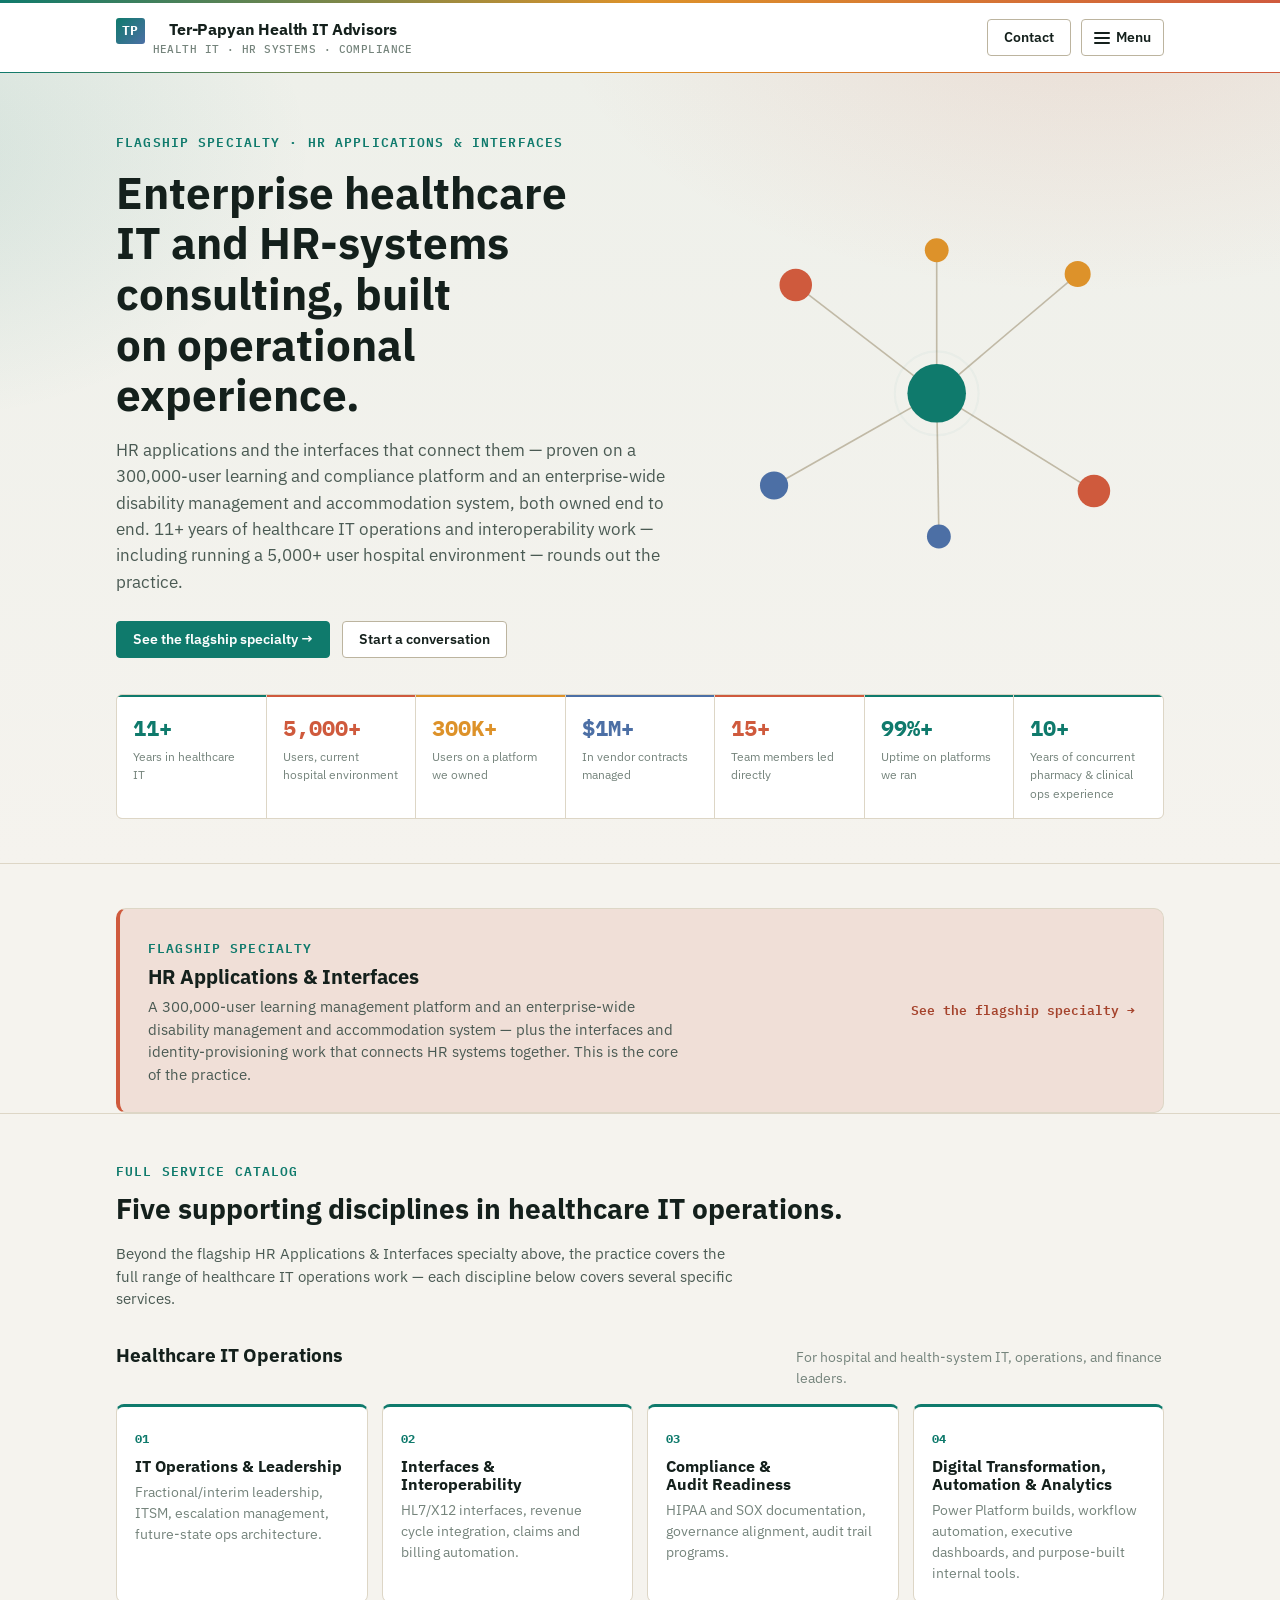
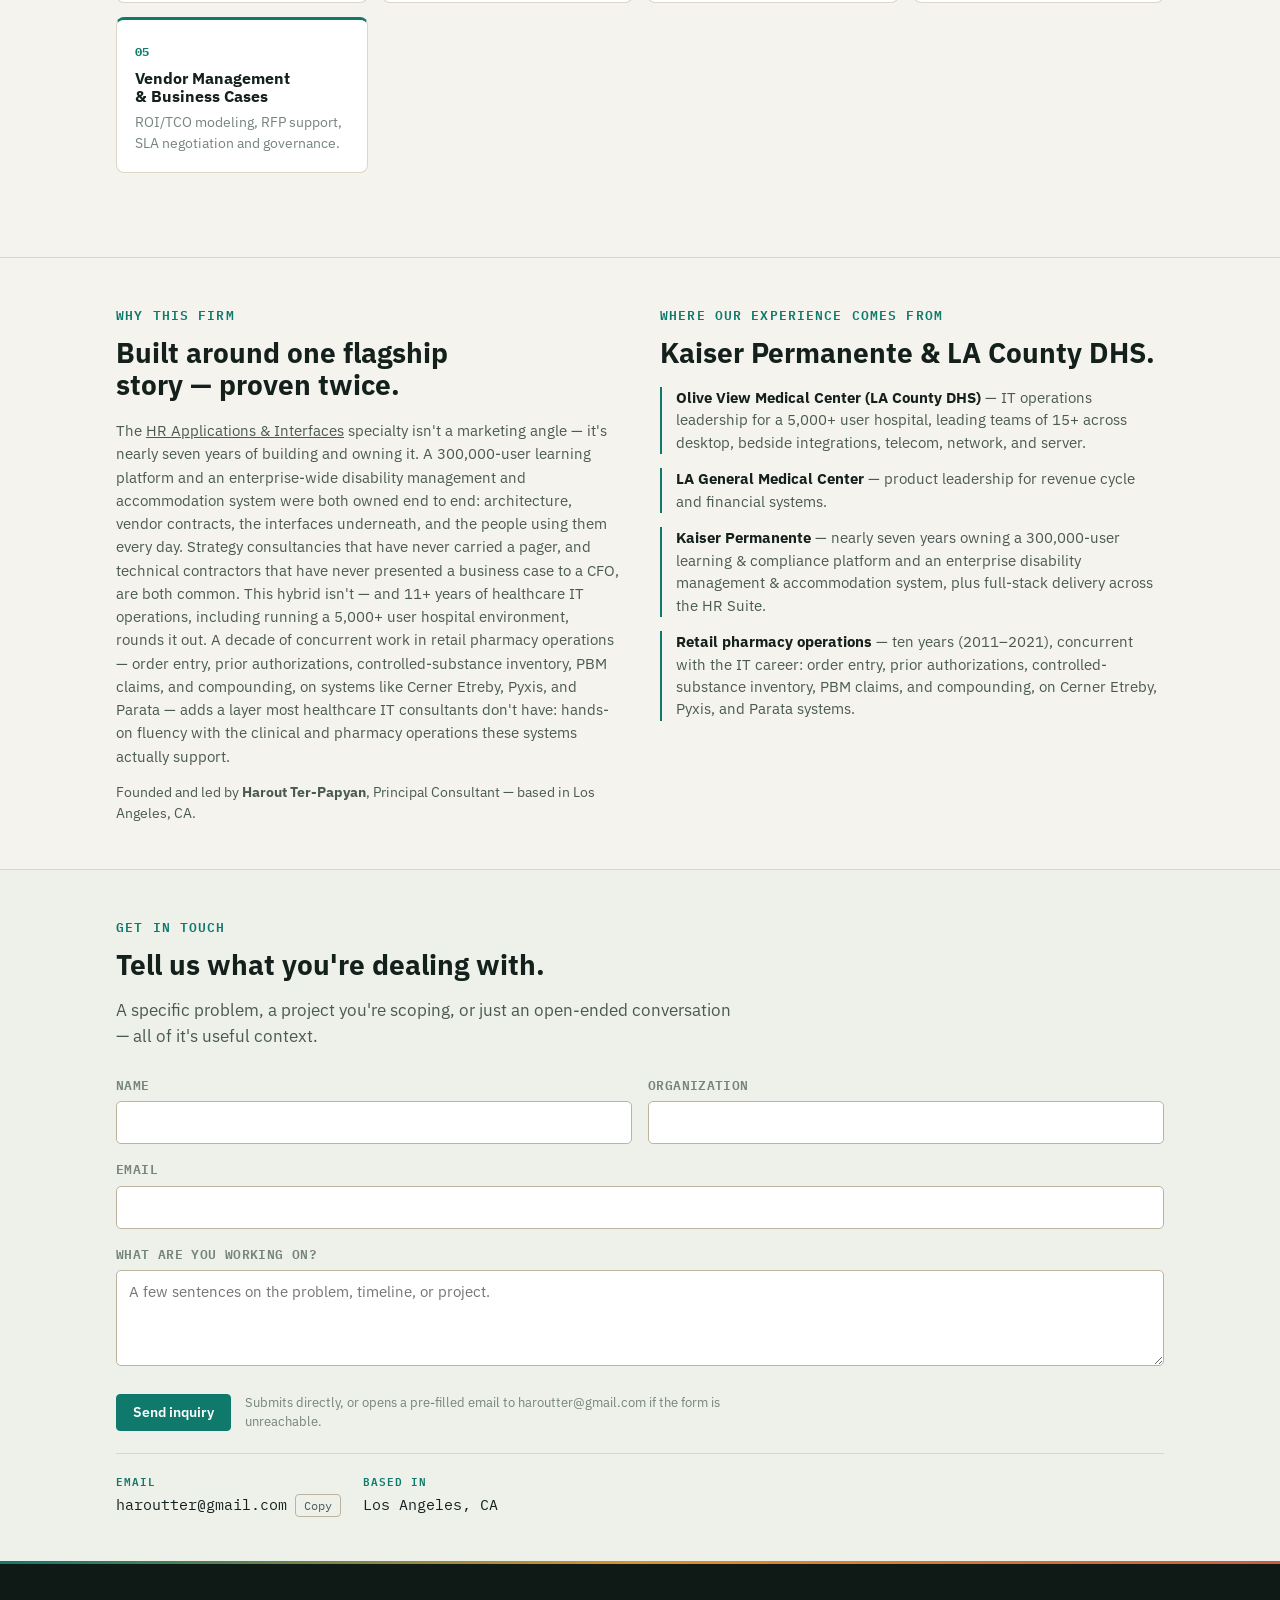
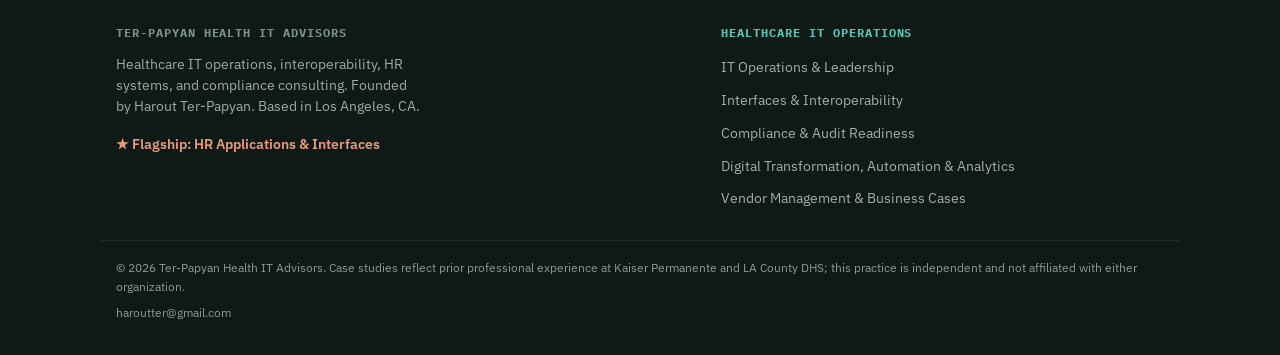
<file: index.html>
<!DOCTYPE html>
<html lang="en">
<head>
<meta charset="UTF-8">
<meta name="viewport" content="width=device-width, initial-scale=1.0">
<title>Ter-Papyan Health IT Advisors</title>
<link rel="stylesheet" href="https://fonts.googleapis.com/css2?family=IBM+Plex+Sans:wght@400;500;600;700&family=IBM+Plex+Mono:wght@500;600;700&display=swap">
<link rel="stylesheet" href="style.css">
</head>
<body>

<!-- ============ TOP BAR ============ -->
<header class="topbar">
  <div class="wrap topbar-inner">
    <button class="brand" id="logo-home" onclick="window.location.hash='home'">
      <span class="brand-mark">TP</span>
      <span class="brand-name">Ter-Papyan Health IT Advisors<small>Health IT &middot; HR Systems &middot; Compliance</small></span>
    </button>
    <div class="topbar-actions">
      <a href="#home" class="btn" data-goto-contact>Contact</a>
      <button class="btn btn-menu" id="menu-open" aria-label="Open menu">
        <span class="menu-icon"><span></span><span></span><span></span></span>
        Menu
      </button>
    </div>
  </div>
</header>

<!-- ============ NAV PANEL ============ -->
<div class="nav-panel" id="nav-panel" hidden>
  <div class="nav-panel-inner">
    <div class="nav-panel-top">
      <span class="eyebrow">Navigate</span>
      <button class="nav-close" id="menu-close" aria-label="Close menu">&times;</button>
    </div>

    <div>
      <div class="nav-group-label is-b">Flagship Specialty</div>
      <ul class="nav-list is-b">
        <li><a href="#flagship"><span class="tag">&#9733;</span> HR Applications &amp; Interfaces</a></li>
      </ul>
    </div>

    <div>
      <div class="nav-group-label">Overview</div>
      <ul class="nav-list">
        <li><a href="#home"><span class="tag">&mdash;</span> Home &amp; positioning</a></li>
      </ul>
    </div>

    <div>
      <div class="nav-group-label is-a">Healthcare IT Operations</div>
      <ul class="nav-list is-a">
        <li><a href="#it-ops"><span class="tag">01</span> IT Operations &amp; Interim Leadership</a></li>
        <li><a href="#interfaces"><span class="tag">02</span> Interfaces &amp; Interoperability</a></li>
        <li><a href="#compliance"><span class="tag">03</span> Compliance &amp; Audit Readiness</a></li>
        <li><a href="#digital"><span class="tag">04</span> Digital Transformation, Automation &amp; Analytics</a></li>
        <li><a href="#vendor"><span class="tag">05</span> Vendor Management &amp; Business Cases</a></li>
      </ul>
    </div>

    <div class="nav-panel-footer">
      <a href="#home" class="home-link" data-goto-contact>Start a conversation &rarr;</a>
      haroutter@gmail.com
    </div>
  </div>
</div>

<!-- ================================================================
     HOME
     ================================================================ -->
<section class="page active" id="page-home">
  <div data-page-title>Health IT &amp; HR Systems Consulting</div>

  <div class="hero hero-home">
    <div class="wrap">
      <div class="hero-grid">
        <div>
          <span class="eyebrow">Flagship Specialty &middot; HR Applications &amp; Interfaces</span>
          <h1 style="margin-top:14px;">Enterprise healthcare IT and HR-systems consulting, built on operational experience.</h1>
          <p class="hero-sub">
            HR applications and the interfaces that connect them &mdash; proven on a 300,000-user learning and
            compliance platform and an enterprise-wide disability management and accommodation system, both owned
            end to end. 11+ years of healthcare IT operations and interoperability work &mdash; including running a
            5,000+ user hospital environment &mdash; rounds out the practice.
          </p>
          <div class="hero-actions">
            <a href="#flagship" class="btn btn-primary">See the flagship specialty &rarr;</a>
            <a href="#home" class="btn" data-goto-contact>Start a conversation</a>
          </div>
        </div>

        <svg class="hero-illustration" viewBox="0 0 420 340" role="img" aria-label="Diagram of connected systems radiating from a central hub">
          <g stroke="var(--line-strong)" stroke-width="1.5" opacity="0.9">
            <line x1="210" y1="170" x2="80" y2="70"/>
            <line x1="210" y1="170" x2="340" y2="60"/>
            <line x1="210" y1="170" x2="60" y2="255"/>
            <line x1="210" y1="170" x2="355" y2="260"/>
            <line x1="210" y1="170" x2="210" y2="38"/>
            <line x1="210" y1="170" x2="212" y2="302"/>
          </g>
          <circle cx="80" cy="70" r="15" fill="var(--secondary)"/>
          <circle cx="340" cy="60" r="12" fill="var(--accent)"/>
          <circle cx="60" cy="255" r="13" fill="var(--tertiary)"/>
          <circle cx="355" cy="260" r="15" fill="var(--secondary)"/>
          <circle cx="210" cy="38" r="11" fill="var(--accent)"/>
          <circle cx="212" cy="302" r="11" fill="var(--tertiary)"/>
          <circle cx="210" cy="170" r="27" fill="var(--primary)"/>
          <circle cx="210" cy="170" r="27" fill="none" stroke="var(--primary)" stroke-width="2" opacity="0.35">
            <animate attributeName="r" values="27;40;27" dur="3.6s" repeatCount="indefinite"/>
            <animate attributeName="opacity" values="0.35;0;0.35" dur="3.6s" repeatCount="indefinite"/>
          </circle>
        </svg>
      </div>

      <div class="status-strip">
        <div class="status-cell"><div class="num">11+</div><div class="label">Years in healthcare IT</div></div>
        <div class="status-cell"><div class="num">5,000+</div><div class="label">Users, current hospital environment</div></div>
        <div class="status-cell"><div class="num">300K+</div><div class="label">Users on a platform we owned</div></div>
        <div class="status-cell"><div class="num">$1M+</div><div class="label">In vendor contracts managed</div></div>
        <div class="status-cell"><div class="num">15+</div><div class="label">Team members led directly</div></div>
        <div class="status-cell"><div class="num">99%+</div><div class="label">Uptime on platforms we ran</div></div>
        <div class="status-cell"><div class="num">10+</div><div class="label">Years of concurrent pharmacy &amp; clinical ops experience</div></div>
      </div>
    </div>
  </div>

  <section class="block" style="padding-bottom:0;">
    <div class="wrap">
      <a href="#flagship" class="flagship-callout">
        <div class="flagship-callout-text">
          <span class="eyebrow">Flagship specialty</span>
          <h3>HR Applications &amp; Interfaces</h3>
          <p>A 300,000-user learning management platform and an enterprise-wide disability management and accommodation system &mdash; plus the interfaces and identity-provisioning work that connects HR systems together. This is the core of the practice.</p>
        </div>
        <span class="flagship-callout-cta">See the flagship specialty &rarr;</span>
      </a>
    </div>
  </section>

  <section class="block">
    <div class="wrap">
      <div style="margin-bottom:34px;">
        <span class="eyebrow">Full service catalog</span>
        <h2 style="margin-top:10px;">Five supporting disciplines in healthcare IT operations.</h2>
        <p style="color:var(--ink-soft); font-size:14.5px; max-width:70ch;">Beyond the flagship HR Applications &amp; Interfaces specialty above, the practice covers the full range of healthcare IT operations work &mdash; each discipline below covers several specific services.</p>
      </div>
      <div class="lane lane-a">
        <div class="lane-head">
          <h3>Healthcare IT Operations</h3>
          <p class="lane-desc">For hospital and health-system IT, operations, and finance leaders.</p>
        </div>
        <div class="card-grid">
          <a class="card" href="#it-ops">
            <span class="tag">01</span>
            <h4>IT Operations &amp; Leadership</h4>
            <p>Fractional/interim leadership, ITSM, escalation management, future-state ops architecture.</p>
          </a>
          <a class="card" href="#interfaces">
            <span class="tag">02</span>
            <h4>Interfaces &amp; Interoperability</h4>
            <p>HL7/X12 interfaces, revenue cycle integration, claims and billing automation.</p>
          </a>
          <a class="card" href="#compliance">
            <span class="tag">03</span>
            <h4>Compliance &amp; Audit Readiness</h4>
            <p>HIPAA and SOX documentation, governance alignment, audit trail programs.</p>
          </a>
          <a class="card" href="#digital">
            <span class="tag">04</span>
            <h4>Digital Transformation, Automation &amp; Analytics</h4>
            <p>Power Platform builds, workflow automation, executive dashboards, and purpose-built internal tools.</p>
          </a>
          <a class="card" href="#vendor">
            <span class="tag">05</span>
            <h4>Vendor Management &amp; Business Cases</h4>
            <p>ROI/TCO modeling, RFP support, SLA negotiation and governance.</p>
          </a>
        </div>
      </div>
    </div>
  </section>

  <section class="block">
    <div class="wrap two-col">
      <div>
        <span class="eyebrow">Why this firm</span>
        <h2 style="margin-top:10px;">Built around one flagship story &mdash; proven twice.</h2>
        <p style="color:var(--ink-soft); font-size:15px;">
          The <a href="#flagship">HR Applications &amp; Interfaces</a> specialty isn't a marketing angle &mdash; it's
          nearly seven years of building and owning it. A 300,000-user learning platform and an enterprise-wide
          disability management and accommodation system were both owned end to end: architecture, vendor contracts,
          the interfaces underneath, and the people using them every day. Strategy consultancies that have never
          carried a pager, and technical contractors that have never presented a business case to a CFO, are both
          common. This hybrid isn't &mdash; and 11+ years of healthcare IT operations, including running a 5,000+
          user hospital environment, rounds it out. A decade of concurrent work in retail pharmacy operations &mdash;
          order entry, prior authorizations, controlled-substance inventory, PBM claims, and compounding, on systems
          like Cerner Etreby, Pyxis, and Parata &mdash; adds a layer most healthcare IT consultants don't have:
          hands-on fluency with the clinical and pharmacy operations these systems actually support.
        </p>
        <p style="color:var(--ink-soft); font-size:14px; margin-top:14px;">
          Founded and led by <strong>Harout Ter-Papyan</strong>, Principal Consultant &mdash; based in Los Angeles, CA.
        </p>
      </div>
      <div>
        <span class="eyebrow">Where our experience comes from</span>
        <h2 style="margin-top:10px;">Kaiser Permanente &amp; LA County DHS.</h2>
        <ul class="proof-list" style="margin-top:14px;">
          <li><strong>Olive View Medical Center (LA County DHS)</strong> &mdash; IT operations leadership for a 5,000+ user hospital, leading teams of 15+ across desktop, bedside integrations, telecom, network, and server.</li>
          <li><strong>LA General Medical Center</strong> &mdash; product leadership for revenue cycle and financial systems.</li>
          <li><strong>Kaiser Permanente</strong> &mdash; nearly seven years owning a 300,000-user learning &amp; compliance platform and an enterprise disability management &amp; accommodation system, plus full-stack delivery across the HR Suite.</li>
          <li><strong>Retail pharmacy operations</strong> &mdash; ten years (2011&ndash;2021), concurrent with the IT career: order entry, prior authorizations, controlled-substance inventory, PBM claims, and compounding, on Cerner Etreby, Pyxis, and Parata systems.</li>
        </ul>
      </div>
    </div>
  </section>

  <section class="block form-section" id="home-contact-form">
    <div class="wrap">
      <span class="eyebrow">Get in touch</span>
      <h2 style="margin-top:10px; margin-bottom:8px;">Tell us what you're dealing with.</h2>
      <p class="hero-sub" style="margin-bottom:26px;">
        A specific problem, a project you're scoping, or just an open-ended conversation &mdash; all of it's useful context.
      </p>

      <form data-lead-form data-service-name="General inquiry" id="general-lead-form">
        <div class="form-grid">
          <div class="field"><label for="g-name">Name</label><input id="g-name" name="name" type="text" required autocomplete="name"></div>
          <div class="field"><label for="g-org">Organization</label><input id="g-org" name="org" type="text" autocomplete="organization"></div>
          <div class="field full"><label for="g-email">Email</label><input id="g-email" name="email" type="email" required autocomplete="email"></div>
          <div class="field full"><label for="g-message">What are you working on?</label><textarea id="g-message" name="message" required placeholder="A few sentences on the problem, timeline, or project."></textarea></div>
        </div>
        <div class="form-foot">
          <button type="submit" class="btn btn-primary">Send inquiry</button>
          <span class="form-note">Submits directly, or opens a pre-filled email to haroutter@gmail.com if the form is unreachable.</span>
        </div>
      </form>
      <div class="confirm"></div>

      <div class="contact-direct">
        <div class="contact-item">
          <span class="eyebrow">Email</span>
          <div class="contact-row"><span class="val">haroutter@gmail.com</span><button class="copy-btn" data-copy="haroutter@gmail.com">Copy</button></div>
        </div>
        <div class="contact-item">
          <span class="eyebrow">Based in</span>
          <div class="contact-row"><span class="val">Los Angeles, CA</span></div>
        </div>
      </div>
    </div>
  </section>
</section>

<!-- ================================================================
     FLAGSHIP SPECIALTY — HR APPLICATIONS & INTERFACES
     ================================================================ -->
<section class="page lane-b" id="page-flagship">
  <div data-page-title>HR Applications &amp; Interfaces</div>
  <div class="hero">
    <div class="wrap">
      <div class="crumb"><a href="#home">Home</a> / Flagship Specialty</div>
      <div class="hero-grid">
        <div>
          <span class="eyebrow">Flagship Specialty</span>
          <h1 style="margin-top:14px;">HR applications and the interfaces that connect them.</h1>
          <p class="hero-sub">
            Enterprise HR systems &mdash; core HR/HCM, learning management, and disability management &amp;
            accommodation requests &mdash; owned end to end, plus the integration work that ties HR applications
            together and keeps identity and access flowing between them. This is the core of the practice.
          </p>
          <div class="hero-actions"><a href="#" class="btn btn-primary" data-scroll-local>Discuss an engagement</a></div>
        </div>
        <svg class="hero-illustration" viewBox="0 0 420 340" role="img" aria-label="A learning platform and a disability case management system, each a cluster of nodes, converging into a shared interfaces hub">
          <g stroke="var(--line-strong)" stroke-width="1.5" opacity="0.55">
            <line x1="145" y1="148" x2="188" y2="166"/>
            <line x1="285" y1="140" x2="233" y2="163"/>
          </g>

          <!-- Learning platform cluster -->
          <g stroke="var(--line-strong)" stroke-width="1" opacity="0.5">
            <line x1="80" y1="80" x2="120" y2="55"/>
            <line x1="120" y1="55" x2="150" y2="90"/>
            <line x1="80" y1="80" x2="70" y2="140"/>
            <line x1="70" y1="140" x2="110" y2="170"/>
            <line x1="110" y1="170" x2="60" y2="200"/>
            <line x1="60" y1="200" x2="120" y2="222"/>
            <line x1="120" y1="222" x2="150" y2="180"/>
            <line x1="150" y1="180" x2="150" y2="90"/>
          </g>
          <circle cx="80" cy="80" r="6" fill="var(--secondary)"/>
          <circle cx="120" cy="55" r="5" fill="var(--accent)"/>
          <circle cx="150" cy="90" r="6" fill="var(--tertiary)"/>
          <circle cx="70" cy="140" r="5" fill="var(--secondary)"/>
          <circle cx="110" cy="170" r="6" fill="var(--accent)"/>
          <circle cx="60" cy="200" r="5" fill="var(--tertiary)"/>
          <circle cx="120" cy="222" r="6" fill="var(--secondary)"/>
          <circle cx="150" cy="180" r="5" fill="var(--accent)"/>

          <!-- Disability management cluster -->
          <path d="M255 215 C 288 224, 300 122, 333 102 S 372 128, 392 88" stroke="var(--line-strong)" stroke-width="2" fill="none" stroke-dasharray="1 9" stroke-linecap="round"/>
          <circle cx="255" cy="215" r="7" fill="var(--tertiary)"/>
          <circle cx="318" cy="128" r="7" fill="var(--accent)"/>
          <circle cx="392" cy="88" r="10" fill="var(--secondary)"/>
          <path d="M386 88l4 5 9-11" stroke="#fff" stroke-width="2" fill="none" stroke-linecap="round" stroke-linejoin="round"/>

          <!-- interfaces hub -->
          <circle cx="210" cy="170" r="24" fill="var(--secondary)"/>
          <circle cx="210" cy="170" r="24" fill="none" stroke="var(--secondary)" stroke-width="2" opacity="0.35">
            <animate attributeName="r" values="24;36;24" dur="3.6s" repeatCount="indefinite"/>
            <animate attributeName="opacity" values="0.35;0;0.35" dur="3.6s" repeatCount="indefinite"/>
          </circle>
          <polygon points="210,158 222,170 210,182 198,170" fill="#fff" opacity="0.9"/>
        </svg>
      </div>
    </div>
  </div>

  <section class="block">
    <div class="wrap">
      <h2 style="margin-bottom:20px;">Three disciplines, owned end to end</h2>
      <div style="display:grid; grid-template-columns:repeat(auto-fit, minmax(260px, 1fr)); gap:18px;">
        <div class="panel">
          <span class="eyebrow">Discipline</span>
          <h3 style="font-size:17px; margin:8px 0 12px;">HCM &amp; Core HR Applications</h3>
          <ul class="check-list">
            <li>HCM Cloud strategy, architecture, and migration planning</li>
            <li>HR Suite application architecture and modernization</li>
            <li>Legacy-to-cloud migration technical leadership</li>
            <li>SaaS ecosystem integration across HR platforms</li>
          </ul>
        </div>
        <div class="panel">
          <span class="eyebrow">Discipline</span>
          <h3 style="font-size:17px; margin:8px 0 12px;">Learning Management (LMS) &amp; Compliance Training</h3>
          <ul class="check-list">
            <li>LMS strategy and product roadmap ownership &mdash; <strong>300,000+</strong> users</li>
            <li>Vendor selection, contracting, and ongoing governance &mdash; <strong>$1M+</strong> managed</li>
            <li>Compliance training program design and rollout</li>
            <li>Platform adoption, UX improvement, and support-volume reduction</li>
          </ul>
        </div>
        <div class="panel">
          <span class="eyebrow">Discipline</span>
          <h3 style="font-size:17px; margin:8px 0 12px;">Disability Management &amp; Accommodation Requests</h3>
          <ul class="check-list">
            <li>Enterprise disability case management system strategy</li>
            <li>Employee and candidate workplace accommodation request portals</li>
            <li>ADA-related workflow design, built with legal review in mind</li>
            <li>Injury reporting and OSHA recordkeeping workflows</li>
            <li>Case document and image storage migration into a unified system</li>
          </ul>
        </div>
      </div>
    </div>
  </section>

  <section class="block">
    <div class="wrap">
      <div class="panel" style="max-width:none;">
        <h2 style="font-size:18px;">Proof from the field</h2>
        <p style="margin-top:14px; color:var(--ink-soft); font-size:14.5px; line-height:1.65;">
          The product roadmap for a <strong>300,000+</strong> user learning &amp; compliance platform was owned end to end, alongside <strong>$1M+</strong> in vendor service contracts. On the disability side, an enterprise case management system was rebuilt from the architecture up through the accommodation portal itself &mdash; redesigned &ldquo;with legal considerations in mind&rdquo; and later carried through a migration to HCM Cloud, with case document and image storage moved into the unified application along the way.
        </p>
        <p style="margin-top:12px; color:var(--ink-soft); font-size:14.5px; line-height:1.65;">
          Underneath both systems, API and ETL work automated identity provisioning and cut manual access-management workload <strong>40%+</strong> &mdash; nearly seven years of continuous ownership across core HR, learning, and disability management systems.
        </p>
      </div>
    </div>
  </section>

  <section class="block">
    <div class="wrap two-col">
      <div>
        <h2>The connective tissue: interfaces</h2>
        <p style="color:var(--ink-soft); font-size:15px; margin-bottom:16px;">
          HR applications aren't standalone &mdash; they're endpoints on a network of HR data moving between
          systems. The interface and integration work underneath them is what actually keeps HR applications
          usable, secure, and in sync.
        </p>
        <ul class="check-list">
          <li>Data integration interfaces between HR applications, built with ETL processes</li>
          <li>API and ETL solutions that automate identity provisioning</li>
          <li>Reduced manual access-management workload <strong>40%+</strong> through that automation</li>
          <li>IAM design across HR Suite applications</li>
          <li>Solutions architecture spanning the full HR and Learning technology organization</li>
        </ul>
      </div>
      <div class="who-for">
        <span class="eyebrow">Who this is for</span>
        <p>HR and People Ops leaders running (or replacing) an HCM platform, an LMS, or a disability/accommodation
          system, and IT teams who need the interfaces between HR applications &mdash; and the identity
          provisioning that rides on them &mdash; designed by someone who has owned both the systems and the
          integrations.</p>
      </div>
    </div>
  </section>

  <section class="block form-section">
    <div class="wrap">
      <span class="eyebrow">Discuss this specialty</span>
      <h2 style="margin-top:10px; margin-bottom:20px;">Ask about HR applications &amp; interfaces.</h2>
      <form data-lead-form data-service-name="HR Applications & Interfaces">
        <div class="field-context" style="margin-bottom:18px;">Inquiry about &rarr; Flagship &middot; HR Applications &amp; Interfaces</div>
        <div class="form-grid">
          <div class="field"><label>Name</label><input name="name" type="text" required></div>
          <div class="field"><label>Organization</label><input name="org" type="text"></div>
          <div class="field full"><label>Email</label><input name="email" type="email" required></div>
          <div class="field full"><label>What's the situation?</label><textarea name="message" required placeholder="Systems involved, integration or migration stage, timeline..."></textarea></div>
        </div>
        <div class="form-foot">
          <button type="submit" class="btn btn-primary">Send inquiry</button>
          <span class="form-note">Submits directly, or opens a pre-filled email if the form is unreachable.</span>
        </div>
      </form>
      <div class="confirm"></div>
      <div class="contact-direct">
        <div class="contact-item"><span class="eyebrow">Email</span><div class="contact-row"><span class="val">haroutter@gmail.com</span><button class="copy-btn" data-copy="haroutter@gmail.com">Copy</button></div></div>
      </div>
    </div>
  </section>
</section>

<!-- ================================================================
     SERVICE PAGE TEMPLATE (repeated x10)
     ================================================================ -->

<!-- 01 IT OPERATIONS -->
<section class="page lane-a" id="page-it-ops">
  <div data-page-title>IT Operations &amp; Interim Leadership</div>
  <div class="hero">
    <div class="wrap">
      <div class="crumb"><a href="#home">Home</a> / Service 01</div>
      <div class="hero-grid">
        <div>
          <span class="eyebrow">01 &middot; Healthcare IT Operations</span>
          <h1 style="margin-top:14px;">Interim IT operations leadership for hospitals that can't wait for a search to close.</h1>
          <p class="hero-sub">Fractional or interim IT Director / Operations Manager coverage &mdash; built on running the operation directly, not just advising on it.</p>
          <div class="hero-actions"><a href="#" class="btn btn-primary" data-scroll-local>Discuss an engagement</a></div>
        </div>
        <svg class="hero-illustration" viewBox="0 0 420 340" role="img" aria-label="Operations hub connected to five team functions, with one escalation path highlighted">
          <g stroke="var(--line-strong)" stroke-width="1.5">
            <line x1="210" y1="165" x2="59" y2="55"/>
            <line x1="210" y1="165" x2="157" y2="33"/>
            <line x1="210" y1="165" x2="263" y2="33"/>
            <line x1="210" y1="165" x2="361" y2="59"/>
          </g>
          <line x1="210" y1="165" x2="210" y2="289" stroke="var(--accent)" stroke-width="3"/>
          <rect x="34" y="36" width="50" height="38" rx="8" fill="var(--tertiary)"/>
          <rect x="132" y="14" width="50" height="38" rx="8" fill="var(--accent)"/>
          <rect x="238" y="14" width="50" height="38" rx="8" fill="var(--tertiary)"/>
          <rect x="336" y="40" width="50" height="38" rx="8" fill="var(--accent)"/>
          <rect x="178" y="140" width="64" height="50" rx="10" fill="var(--primary)"/>
          <rect x="182" y="268" width="56" height="42" rx="9" fill="var(--accent)"/>
          <circle cx="84" cy="40" r="4" fill="var(--primary)"/>
          <circle cx="336" cy="44" r="4" fill="var(--primary)"/>
        </svg>
      </div>
    </div>
  </div>

  <section class="block">
    <div class="wrap two-col">
      <div>
        <h2>What this covers</h2>
        <ul class="check-list">
          <li>Future-state IT operations architecture and multi-year roadmapping</li>
          <li>ITSM implementation and process design (including Cherwell-based workflows)</li>
          <li>Incident escalation programs and resolution-time improvement</li>
          <li>Leading distributed teams &mdash; desktop support, bedside integrations, telecom, network, server, knowledge management</li>
          <li>Vendor SLA governance and delivery accountability</li>
        </ul>
      </div>
      <div class="panel">
        <h2 style="font-size:18px;">Proof from the field</h2>
        <p style="margin-top:14px; color:var(--ink-soft); font-size:14.5px; line-height:1.65;">
          We currently lead IT operations for a 5,000+ user LA County hospital, running cross-functional teams of
          <strong>15+</strong> across five service lines. A future-state operations architecture built for that
          environment is projected to improve service delivery efficiency <strong>20&ndash;30%</strong>, and a
          clinical staff onboarding proposal built around a centralized Cherwell workflow with Power Platform
          integration is now moving toward implementation.
        </p>
      </div>
    </div>
    <div class="who-for">
      <span class="eyebrow">Who this is for</span>
      <p>Hospitals, FQHCs, and clinics without a dedicated IT operations architect, or covering a leadership gap during a search or transition.</p>
    </div>
  </section>

  <section class="block form-section">
    <div class="wrap">
      <span class="eyebrow">Discuss this service</span>
      <h2 style="margin-top:10px; margin-bottom:20px;">Ask about IT operations &amp; interim leadership.</h2>
      <form data-lead-form data-service-name="IT Operations & Interim Leadership">
        <div class="field-context" style="margin-bottom:18px;">Inquiry about &rarr; 01 &middot; IT Operations &amp; Interim Leadership</div>
        <div class="form-grid">
          <div class="field"><label>Name</label><input name="name" type="text" required></div>
          <div class="field"><label>Organization</label><input name="org" type="text"></div>
          <div class="field full"><label>Email</label><input name="email" type="email" required></div>
          <div class="field full"><label>What's the situation?</label><textarea name="message" required placeholder="Team size, current gaps, timeline..."></textarea></div>
        </div>
        <div class="form-foot">
          <button type="submit" class="btn btn-primary">Send inquiry</button>
          <span class="form-note">Submits directly, or opens a pre-filled email if the form is unreachable.</span>
        </div>
      </form>
      <div class="confirm"></div>
      <div class="contact-direct">
        <div class="contact-item"><span class="eyebrow">Email</span><div class="contact-row"><span class="val">haroutter@gmail.com</span><button class="copy-btn" data-copy="haroutter@gmail.com">Copy</button></div></div>
      </div>
    </div>
  </section>
</section>

<!-- 02 INTERFACES -->
<section class="page lane-a" id="page-interfaces">
  <div data-page-title>Interfaces &amp; Interoperability</div>
  <div class="hero">
    <div class="wrap">
      <div class="crumb"><a href="#home">Home</a> / Service 02</div>
      <div class="hero-grid">
        <div>
          <span class="eyebrow">02 &middot; Healthcare IT Operations</span>
          <h1 style="margin-top:14px;">HL7/X12 interfaces and revenue cycle integrations that stop losing money to exceptions.</h1>
          <p class="hero-sub">Interface design, troubleshooting, and revenue cycle integration work grounded in real Epic-adjacent claims and billing systems.</p>
          <div class="hero-actions"><a href="#" class="btn btn-primary" data-scroll-local>Discuss an engagement</a></div>
        </div>
        <svg class="hero-illustration" viewBox="0 0 420 340" role="img" aria-label="Two systems exchanging data through a central interface engine">
          <rect x="20" y="140" width="100" height="64" rx="8" fill="var(--tertiary)"/>
          <rect x="300" y="140" width="100" height="64" rx="8" fill="var(--accent)"/>
          <polygon points="210,120 250,172 210,224 170,172" fill="var(--primary)"/>
          <g stroke="var(--line-strong)" stroke-width="2">
            <line x1="120" y1="160" x2="172" y2="160"/>
            <line x1="248" y1="160" x2="300" y2="160"/>
            <line x1="300" y1="186" x2="248" y2="186"/>
            <line x1="172" y1="186" x2="120" y2="186"/>
          </g>
          <polygon points="172,156 182,160 172,164" fill="var(--primary)"/>
          <polygon points="248,182 238,186 248,190" fill="var(--primary)"/>
          <circle cx="148" cy="160" r="4.5" fill="var(--primary)"/>
          <circle cx="278" cy="160" r="4.5" fill="var(--accent)"/>
          <circle cx="278" cy="186" r="4.5" fill="var(--primary)"/>
          <circle cx="148" cy="186" r="4.5" fill="var(--tertiary)"/>
        </svg>
      </div>
    </div>
  </div>

  <section class="block">
    <div class="wrap two-col">
      <div>
        <h2>What this covers</h2>
        <ul class="check-list">
          <li>HL7 and X12 interface design, build, and troubleshooting</li>
          <li>Revenue cycle system integration and lifecycle administration</li>
          <li>Claims and billing automation to reduce rework and accelerate revenue realization</li>
          <li>ETL pipeline design between clinical and financial systems</li>
          <li>Reducing interface error and exception rates</li>
          <li>Pharmacy and medication-system interfaces (Cerner Etreby, Pyxis, Parata)</li>
        </ul>
      </div>
      <div class="panel">
        <h2 style="font-size:18px;">Proof from the field</h2>
        <p style="margin-top:14px; color:var(--ink-soft); font-size:14.5px; line-height:1.65;">
          HL7/X12 data exchange work at LA General Medical Center cut interface errors and exceptions <strong>20%+</strong>,
          and the automation and integration solutions built around it improved billing accuracy and accelerated
          revenue realization an estimated <strong>15&ndash;25%</strong>. That work spans hands-on experience across
          Epic-adjacent modules &mdash; ADT, Resolute Professional &amp; Hospital Billing and Claims, Cadence, Prelude,
          Tapestry &mdash; plus 837/X12, HL7, CMS, and ACA EDGE server business rules.
        </p>
        <p style="margin-top:12px; color:var(--ink-soft); font-size:14.5px; line-height:1.65;">
          A decade on the other side of the pharmacy counter &mdash; order entry, prior authorizations, and PBM
          claims on Cerner Etreby, Pyxis, and Parata &mdash; means these interfaces aren't just data flows on a
          diagram; the clinical and pharmacy workflows on both ends are first-hand experience.
        </p>
      </div>
    </div>
    <div class="who-for">
      <span class="eyebrow">Who this is for</span>
      <p>Revenue cycle and health information management teams dealing with interface exceptions, claim rework, or a pending Epic-adjacent or pharmacy/medication-system integration project.</p>
    </div>
  </section>

  <section class="block form-section">
    <div class="wrap">
      <span class="eyebrow">Discuss this service</span>
      <h2 style="margin-top:10px; margin-bottom:20px;">Ask about interfaces &amp; interoperability.</h2>
      <form data-lead-form data-service-name="Interfaces & Interoperability">
        <div class="field-context" style="margin-bottom:18px;">Inquiry about &rarr; 02 &middot; Interfaces &amp; Interoperability</div>
        <div class="form-grid">
          <div class="field"><label>Name</label><input name="name" type="text" required></div>
          <div class="field"><label>Organization</label><input name="org" type="text"></div>
          <div class="field full"><label>Email</label><input name="email" type="email" required></div>
          <div class="field full"><label>What's the situation?</label><textarea name="message" required placeholder="System involved, error rates, timeline..."></textarea></div>
        </div>
        <div class="form-foot">
          <button type="submit" class="btn btn-primary">Send inquiry</button>
          <span class="form-note">Submits directly, or opens a pre-filled email if the form is unreachable.</span>
        </div>
      </form>
      <div class="confirm"></div>
      <div class="contact-direct">
        <div class="contact-item"><span class="eyebrow">Email</span><div class="contact-row"><span class="val">haroutter@gmail.com</span><button class="copy-btn" data-copy="haroutter@gmail.com">Copy</button></div></div>
      </div>
    </div>
  </section>
</section>

<!-- 03 COMPLIANCE -->
<section class="page lane-a" id="page-compliance">
  <div data-page-title>Compliance &amp; Audit Readiness</div>
  <div class="hero">
    <div class="wrap">
      <div class="crumb"><a href="#home">Home</a> / Service 03</div>
      <div class="hero-grid">
        <div>
          <span class="eyebrow">03 &middot; Healthcare IT Operations</span>
          <h1 style="margin-top:14px;">Audit-ready documentation and governance for HIPAA and SOX.</h1>
          <p class="hero-sub">An operating discipline, not a one-time checklist &mdash; built from maintaining audit trails on production healthcare systems.</p>
          <div class="hero-actions"><a href="#" class="btn btn-primary" data-scroll-local>Discuss an engagement</a></div>
        </div>
        <svg class="hero-illustration" viewBox="0 0 420 340" role="img" aria-label="A shield holding an audit trail checklist, supported by documentation records">
          <rect x="60" y="130" width="66" height="84" rx="6" fill="var(--tertiary-soft, var(--tertiary))" opacity="0.5" transform="rotate(-8 93 172)"/>
          <rect x="300" y="130" width="66" height="84" rx="6" fill="var(--accent)" opacity="0.55" transform="rotate(8 333 172)"/>
          <path d="M210 55 150 80v70c0 66 42 100 60 108 18-8 60-42 60-108V80Z" fill="var(--primary)"/>
          <g stroke="#fff" stroke-width="3" stroke-linecap="round" opacity="0.92">
            <line x1="182" y1="120" x2="238" y2="120"/>
            <line x1="182" y1="140" x2="238" y2="140"/>
            <line x1="182" y1="160" x2="218" y2="160"/>
          </g>
          <path d="M186 182l16 16 32-34" stroke="#fff" stroke-width="4" fill="none" stroke-linecap="round" stroke-linejoin="round"/>
        </svg>
      </div>
    </div>
  </div>

  <section class="block">
    <div class="wrap two-col">
      <div>
        <h2>What this covers</h2>
        <ul class="check-list">
          <li>HIPAA and SOX compliance documentation and audit trail programs</li>
          <li>Governance alignment with InfoSec and Enterprise Architecture</li>
          <li>Risk and compliance gap assessments</li>
          <li>Change management documentation for regulated systems</li>
          <li>Compliance reporting dashboards for leadership visibility</li>
          <li>Controlled-substance inventory and DEA-adjacent recordkeeping compliance</li>
        </ul>
      </div>
      <div class="panel">
        <h2 style="font-size:18px;">Proof from the field</h2>
        <p style="margin-top:14px; color:var(--ink-soft); font-size:14.5px; line-height:1.65;">
          Four enterprise applications at Kaiser Permanente were kept aligned with HIPAA, SOX, and internal governance
          requirements, with audit trails and compliance reporting maintained throughout. Work alongside InfoSec
          closed compliance gaps and reduced audit risk on identity and access systems, and a suite of
          compliance-tracking dashboards &mdash; now used organization-wide &mdash; improved reporting efficiency
          <strong>30%</strong>. A decade of concurrent retail pharmacy operations adds direct, hands-on experience
          with controlled-substance inventory and PBM/insurance claims compliance &mdash; the regulatory discipline
          those environments require day to day.
        </p>
        <p class="small" style="margin-top:14px;">PCI-DSS engagements considered case by case &mdash; ask about scope.</p>
      </div>
    </div>
    <div class="who-for">
      <span class="eyebrow">Who this is for</span>
      <p>Healthcare organizations and regulated employers preparing for an audit, recovering from a finding, or building a compliance documentation program from scratch.</p>
    </div>
  </section>

  <section class="block form-section">
    <div class="wrap">
      <span class="eyebrow">Discuss this service</span>
      <h2 style="margin-top:10px; margin-bottom:20px;">Ask about compliance &amp; audit readiness.</h2>
      <form data-lead-form data-service-name="Compliance & Audit Readiness">
        <div class="field-context" style="margin-bottom:18px;">Inquiry about &rarr; 03 &middot; Compliance &amp; Audit Readiness</div>
        <div class="form-grid">
          <div class="field"><label>Name</label><input name="name" type="text" required></div>
          <div class="field"><label>Organization</label><input name="org" type="text"></div>
          <div class="field full"><label>Email</label><input name="email" type="email" required></div>
          <div class="field full"><label>What's the situation?</label><textarea name="message" required placeholder="Framework(s) involved, audit timeline, current state..."></textarea></div>
        </div>
        <div class="form-foot">
          <button type="submit" class="btn btn-primary">Send inquiry</button>
          <span class="form-note">Submits directly, or opens a pre-filled email if the form is unreachable.</span>
        </div>
      </form>
      <div class="confirm"></div>
      <div class="contact-direct">
        <div class="contact-item"><span class="eyebrow">Email</span><div class="contact-row"><span class="val">haroutter@gmail.com</span><button class="copy-btn" data-copy="haroutter@gmail.com">Copy</button></div></div>
      </div>
    </div>
  </section>
</section>

<!-- 04 DIGITAL TRANSFORMATION, AUTOMATION & ANALYTICS -->
<section class="page lane-a" id="page-digital">
  <div data-page-title>Digital Transformation, Automation &amp; Analytics</div>
  <div class="hero">
    <div class="wrap">
      <div class="crumb"><a href="#home">Home</a> / Service 04</div>
      <div class="hero-grid">
        <div>
          <span class="eyebrow">04 &middot; Healthcare IT Operations</span>
          <h1 style="margin-top:14px;">Automation, dashboards, and custom tools that replace paper, spreadsheets, and licenses you'll use 10% of.</h1>
          <p class="hero-sub">Power Platform workflow builds, executive dashboards, and purpose-built internal applications &mdash; designed for adoption, not just deployment.</p>
          <div class="hero-actions"><a href="#" class="btn btn-primary" data-scroll-local>Discuss an engagement</a></div>
        </div>
        <svg class="hero-illustration" viewBox="0 0 420 340" role="img" aria-label="A stack of paper forms transforming into an automated workflow loop">
          <g transform="rotate(-6 90 165)">
            <rect x="55" y="120" width="70" height="90" rx="4" fill="var(--tertiary)" opacity="0.9"/>
            <rect x="63" y="128" width="70" height="90" rx="4" fill="var(--surface)" stroke="var(--line-strong)" stroke-width="2"/>
            <g stroke="var(--line-strong)" stroke-width="2">
              <line x1="75" y1="148" x2="115" y2="148"/><line x1="75" y1="163" x2="115" y2="163"/><line x1="75" y1="178" x2="100" y2="178"/>
            </g>
          </g>
          <path d="M150 168h55" stroke="var(--line-strong)" stroke-width="2.5" fill="none" marker-end="none"/>
          <polygon points="205,168 194,162 194,174" fill="var(--line-strong)"/>
          <path d="M255 200a70 70 0 0 1 118-51M373 149a70 70 0 0 1-118 51" stroke="var(--primary)" stroke-width="7" fill="none" stroke-linecap="round"/>
          <polygon points="365,140 380,146 372,159" fill="var(--primary)"/>
          <polygon points="263,209 249,203 258,190" fill="var(--primary)"/>
          <circle cx="314" cy="174" r="16" fill="var(--accent)"/>
          <circle cx="314" cy="174" r="5" fill="var(--surface)"/>
        </svg>
      </div>
    </div>
  </div>

  <section class="block">
    <div class="wrap">
      <h2 style="margin-bottom:20px;">Three disciplines, one goal: replace the manual process</h2>
      <div style="display:grid; grid-template-columns:repeat(auto-fit, minmax(260px, 1fr)); gap:18px;">
        <div class="panel">
          <span class="eyebrow">Discipline</span>
          <h3 style="font-size:17px; margin:8px 0 12px;">Automation &amp; Workflow</h3>
          <ul class="check-list">
            <li>Power Platform solution design (Power Apps, Power Automate, SharePoint)</li>
            <li>Digital forms and workflow automation</li>
            <li>ITSM workflow redesign, including Cherwell-based implementations</li>
            <li>Change management for newly automated processes</li>
          </ul>
        </div>
        <div class="panel">
          <span class="eyebrow">Discipline</span>
          <h3 style="font-size:17px; margin:8px 0 12px;">Analytics &amp; Executive Dashboards</h3>
          <ul class="check-list">
            <li>KPI and OKR dashboard design</li>
            <li>Power BI implementation and data modeling</li>
            <li>Compliance and risk-exposure reporting</li>
            <li>Executive reporting cadence and structure design</li>
          </ul>
        </div>
        <div class="panel">
          <span class="eyebrow">Discipline</span>
          <h3 style="font-size:17px; margin:8px 0 12px;">Custom Internal Tools</h3>
          <ul class="check-list">
            <li>Full-stack internal application development (.NET/C#, SQL, JavaScript)</li>
            <li>Lightweight tools to replace manual tracking or unused enterprise modules</li>
            <li>CI/CD and automated testing setup (Jenkins, Selenium, GitHub)</li>
            <li>Migration of shared-drive or spreadsheet processes into a real application</li>
          </ul>
        </div>
      </div>
    </div>
  </section>

  <section class="block">
    <div class="wrap">
      <div class="panel" style="max-width:none;">
        <h2 style="font-size:18px;">Proof from the field</h2>
        <p style="margin-top:14px; color:var(--ink-soft); font-size:14.5px; line-height:1.65;">
          At Olive View Medical Center, a wave of workflow automation, digital forms, and real-time dashboards cut
          manual administrative workload an estimated <strong>25%</strong> &mdash; including a Cherwell-centered
          onboarding workflow tied into Power Apps, Power Automate, and SharePoint. Power BI dashboards built across
          two health systems tracked KPIs, service quality, risk exposure, and operational maturity for senior
          leadership directly, cutting reporting turnaround time <strong>30%</strong> and improving
          compliance-reporting efficiency another <strong>30%</strong>.
        </p>
        <p style="margin-top:12px; color:var(--ink-soft); font-size:14.5px; line-height:1.65;">
          On the tooling side, purpose-built applications &mdash; an inventory management system, a parking
          administration app, a space-planning tool &mdash; replaced manual tracking in-house, backed by CI/CD and
          version-control practices (Jenkins, Selenium, GitHub).
        </p>
      </div>
    </div>
  </section>

  <section class="block">
    <div class="wrap">
      <div class="who-for">
        <span class="eyebrow">Who this is for</span>
        <p>Operations leaders still running core workflows on paper, email, or spreadsheets; leadership teams making decisions on stale or manual reporting; and departments with a specific operational need &mdash; inventory, scheduling, space, asset tracking &mdash; that doesn't justify a full enterprise software purchase.</p>
      </div>
    </div>
  </section>

  <section class="block form-section">
    <div class="wrap">
      <span class="eyebrow">Discuss this service</span>
      <h2 style="margin-top:10px; margin-bottom:20px;">Ask about digital transformation, automation &amp; analytics.</h2>
      <form data-lead-form data-service-name="Digital Transformation, Automation & Analytics">
        <div class="field-context" style="margin-bottom:18px;">Inquiry about &rarr; 04 &middot; Digital Transformation, Automation &amp; Analytics</div>
        <div class="form-grid">
          <div class="field"><label>Name</label><input name="name" type="text" required></div>
          <div class="field"><label>Organization</label><input name="org" type="text"></div>
          <div class="field full"><label>Email</label><input name="email" type="email" required></div>
          <div class="field full"><label>What's the situation?</label><textarea name="message" required placeholder="Process to automate, reporting gap, or tool needed, plus timeline..."></textarea></div>
        </div>
        <div class="form-foot">
          <button type="submit" class="btn btn-primary">Send inquiry</button>
          <span class="form-note">Submits directly, or opens a pre-filled email if the form is unreachable.</span>
        </div>
      </form>
      <div class="confirm"></div>
      <div class="contact-direct">
        <div class="contact-item"><span class="eyebrow">Email</span><div class="contact-row"><span class="val">haroutter@gmail.com</span><button class="copy-btn" data-copy="haroutter@gmail.com">Copy</button></div></div>
      </div>
    </div>
  </section>
</section>

<!-- 05 VENDOR MANAGEMENT -->
<section class="page lane-a" id="page-vendor">
  <div data-page-title>Vendor Management &amp; Business Cases</div>
  <div class="hero">
    <div class="wrap">
      <div class="crumb"><a href="#home">Home</a> / Service 05</div>
      <div class="hero-grid">
        <div>
          <span class="eyebrow">05 &middot; Healthcare IT Operations</span>
          <h1 style="margin-top:14px;">Business cases and vendor negotiations that survive contact with a CFO.</h1>
          <p class="hero-sub">ROI/TCO modeling and vendor governance, built on owning seven-figure vendor relationships directly.</p>
          <div class="hero-actions"><a href="#" class="btn btn-primary" data-scroll-local>Discuss an engagement</a></div>
        </div>
        <svg class="hero-illustration" viewBox="0 0 420 340" role="img" aria-label="A balance scale weighing vendor cost against value delivered">
          <line x1="210" y1="70" x2="210" y2="230" stroke="var(--line-strong)" stroke-width="6"/>
          <polygon points="210,225 190,260 230,260" fill="var(--primary)"/>
          <line x1="90" y1="110" x2="330" y2="110" stroke="var(--line-strong)" stroke-width="4"/>
          <polygon points="210,58 194,78 226,78" fill="var(--primary)"/>
          <line x1="90" y1="110" x2="90" y2="160" stroke="var(--line-strong)" stroke-width="2"/>
          <line x1="330" y1="110" x2="330" y2="150" stroke="var(--line-strong)" stroke-width="2"/>
          <circle cx="90" cy="185" r="34" fill="var(--tertiary)"/>
          <g stroke="var(--surface)" stroke-width="3" stroke-linecap="round"><line x1="76" y1="195" x2="76" y2="178"/><line x1="90" y1="195" x2="90" y2="170"/><line x1="104" y1="195" x2="104" y2="182"/></g>
          <circle cx="330" cy="175" r="30" fill="var(--accent)"/>
          <path d="M317 175l9 9 18-19" stroke="var(--surface)" stroke-width="4" fill="none" stroke-linecap="round" stroke-linejoin="round"/>
        </svg>
      </div>
    </div>
  </div>

  <section class="block">
    <div class="wrap two-col">
      <div>
        <h2>What this covers</h2>
        <ul class="check-list">
          <li>ROI/TCO modeling and build-vs-buy analysis</li>
          <li>RFP support and vendor evaluation</li>
          <li>SLA negotiation and ongoing governance</li>
          <li>Contract renewal, escalation, and performance review management</li>
          <li>Investment prioritization presentations for executive leadership</li>
        </ul>
      </div>
      <div class="panel">
        <h2 style="font-size:18px;">Proof from the field</h2>
        <p style="margin-top:14px; color:var(--ink-soft); font-size:14.5px; line-height:1.65;">
          <strong>$1M+</strong> in vendor service contracts has been owned directly, with cost/benefit, ROI/TCO, and
          risk analyses used to guide executive investment decisions across multiple roles. That includes ongoing
          vendor partnership and SLA governance for a 5,000+ user hospital IT operation, plus the day-to-day work of
          renewals, escalations, and performance reviews.
        </p>
      </div>
    </div>
    <div class="who-for">
      <span class="eyebrow">Who this is for</span>
      <p>IT and operations leaders heading into a vendor negotiation, a build-vs-buy decision, or a business case that needs to hold up in front of finance.</p>
    </div>
  </section>

  <section class="block form-section">
    <div class="wrap">
      <span class="eyebrow">Discuss this service</span>
      <h2 style="margin-top:10px; margin-bottom:20px;">Ask about vendor management &amp; business cases.</h2>
      <form data-lead-form data-service-name="Vendor Management & Business Cases">
        <div class="field-context" style="margin-bottom:18px;">Inquiry about &rarr; 05 &middot; Vendor Management &amp; Business Cases</div>
        <div class="form-grid">
          <div class="field"><label>Name</label><input name="name" type="text" required></div>
          <div class="field"><label>Organization</label><input name="org" type="text"></div>
          <div class="field full"><label>Email</label><input name="email" type="email" required></div>
          <div class="field full"><label>What's the situation?</label><textarea name="message" required placeholder="Vendor/decision involved, budget context, timeline..."></textarea></div>
        </div>
        <div class="form-foot">
          <button type="submit" class="btn btn-primary">Send inquiry</button>
          <span class="form-note">Submits directly, or opens a pre-filled email if the form is unreachable.</span>
        </div>
      </form>
      <div class="confirm"></div>
      <div class="contact-direct">
        <div class="contact-item"><span class="eyebrow">Email</span><div class="contact-row"><span class="val">haroutter@gmail.com</span><button class="copy-btn" data-copy="haroutter@gmail.com">Copy</button></div></div>
      </div>
    </div>
  </section>
</section>
<!-- ============ FOOTER (persists across all pages) ============ -->
<footer class="site-footer">
  <div class="wrap foot-grid">
    <div>
      <h5>Ter-Papyan Health IT Advisors</h5>
      <p style="font-size:13.5px; opacity:.85; max-width:38ch;">Healthcare IT operations, interoperability, HR systems, and compliance consulting. Founded by Harout Ter-Papyan. Based in Los Angeles, CA.</p>
      <ul style="margin-top:14px;">
        <li><a href="#flagship" class="is-b" style="font-weight:600;">&#9733; Flagship: HR Applications &amp; Interfaces</a></li>
      </ul>
    </div>
    <div>
      <h5 class="is-a">Healthcare IT Operations</h5>
      <ul>
        <li><a href="#it-ops">IT Operations &amp; Leadership</a></li>
        <li><a href="#interfaces">Interfaces &amp; Interoperability</a></li>
        <li><a href="#compliance">Compliance &amp; Audit Readiness</a></li>
        <li><a href="#digital">Digital Transformation, Automation &amp; Analytics</a></li>
        <li><a href="#vendor">Vendor Management &amp; Business Cases</a></li>
      </ul>
    </div>
  </div>
  <div class="wrap foot-bottom">
    <span>&copy; 2026 Ter-Papyan Health IT Advisors. Case studies reflect prior professional experience at Kaiser Permanente and LA County DHS; this practice is independent and not affiliated with either organization.</span>
    <span>haroutter@gmail.com</span>
  </div>
</footer>

<script src="app.js" defer></script>

</body>
</html>
</file>
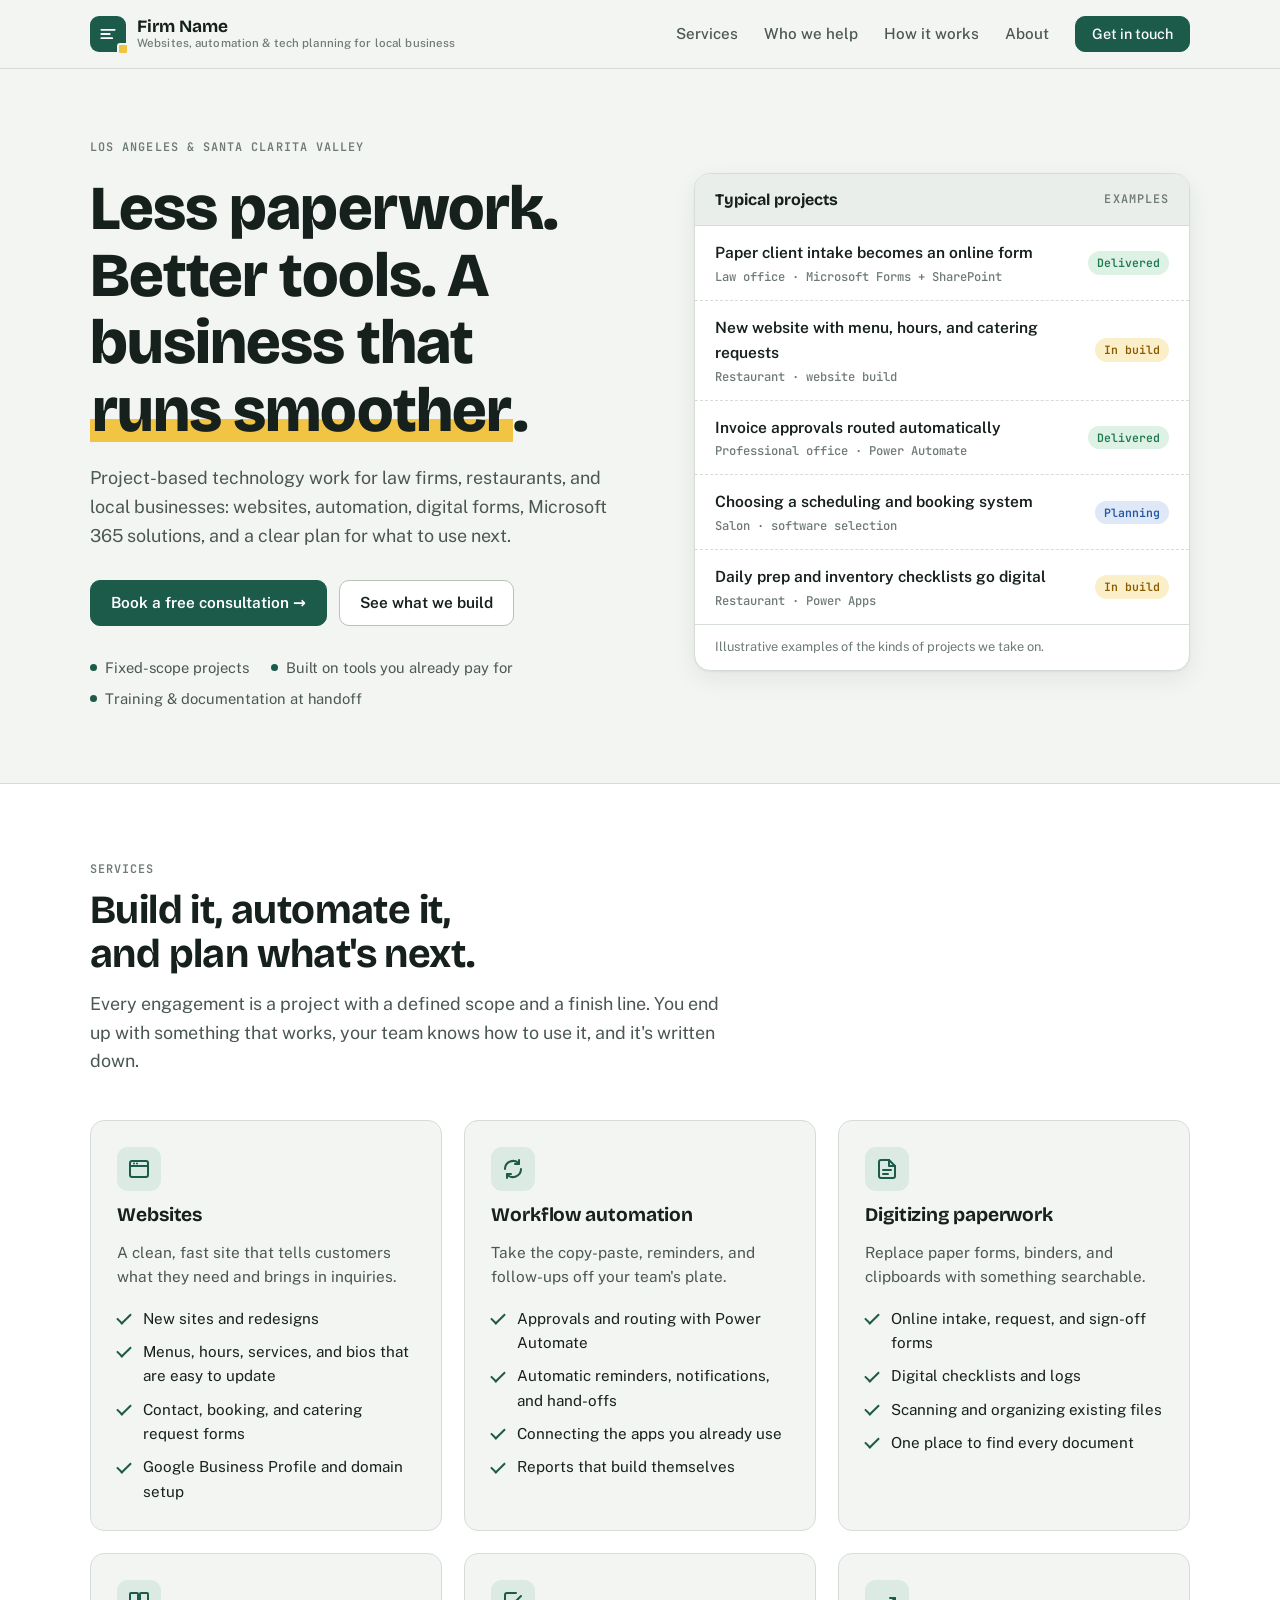
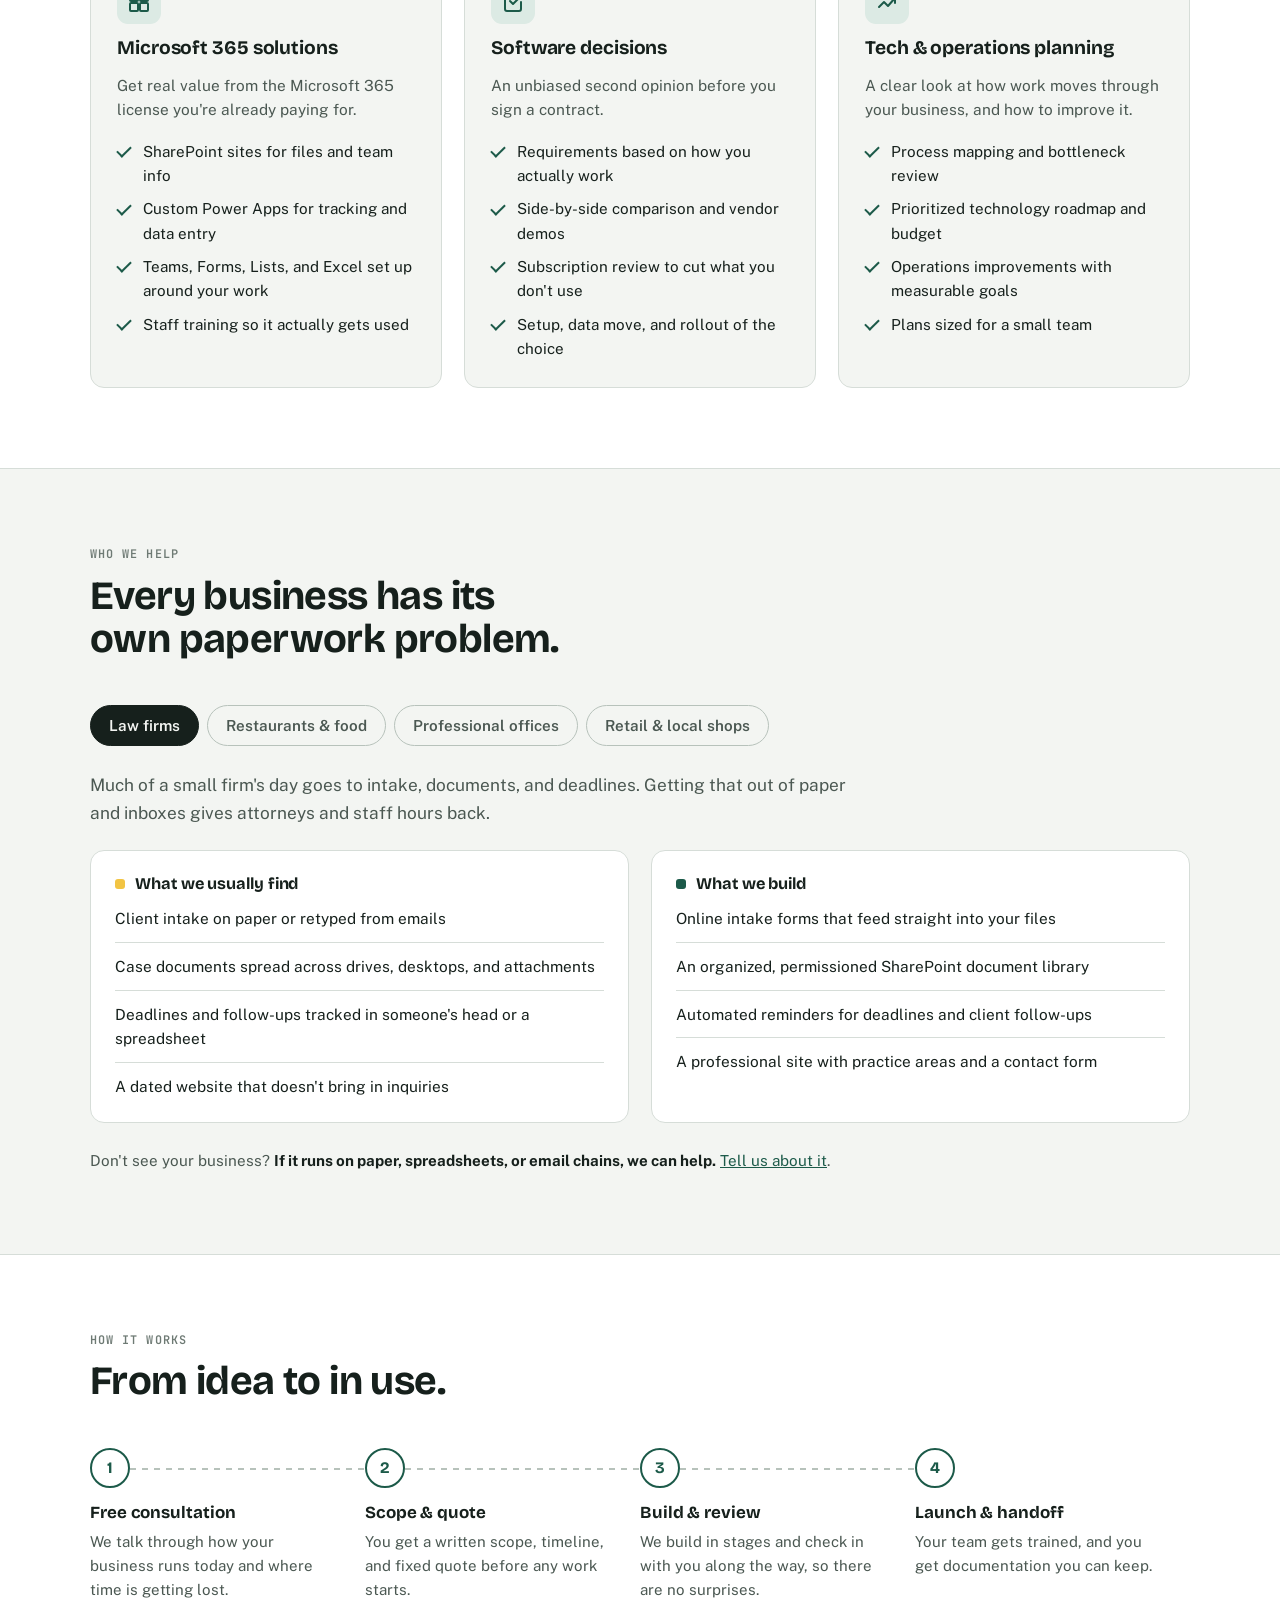
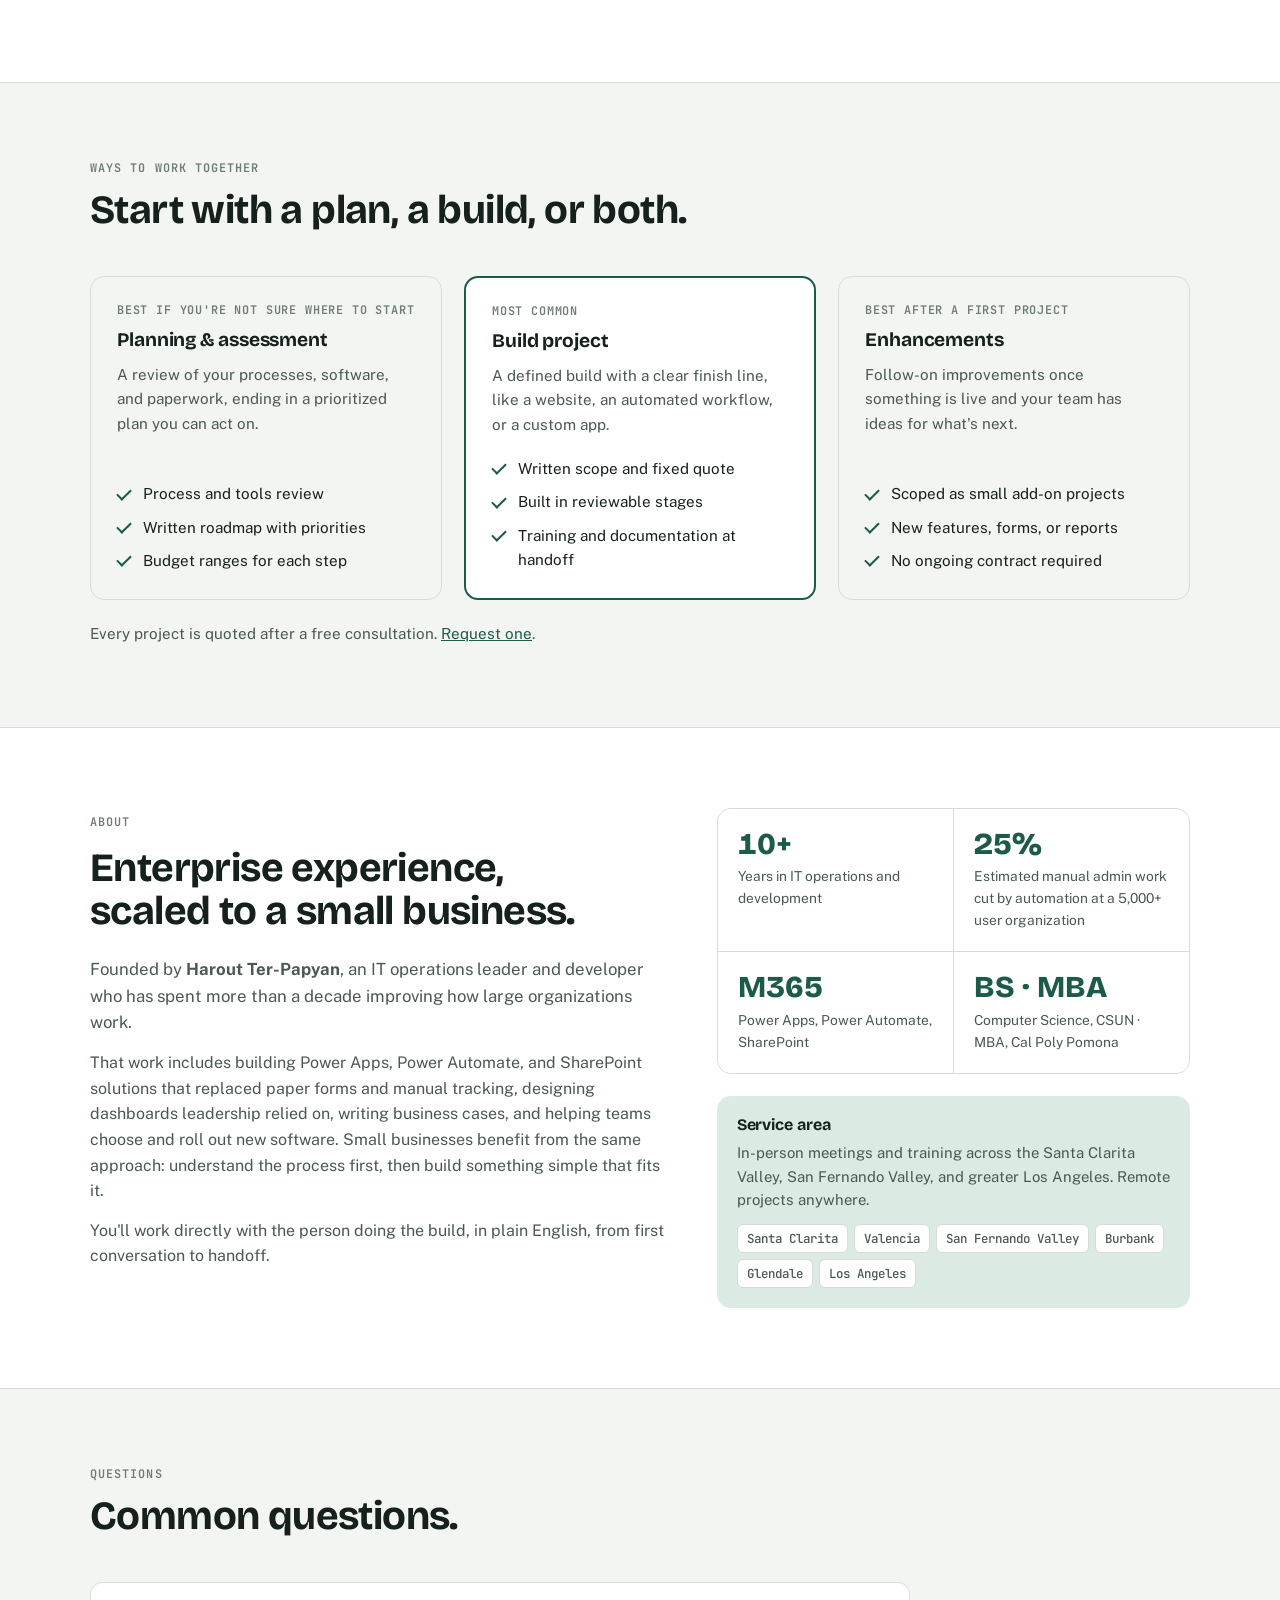
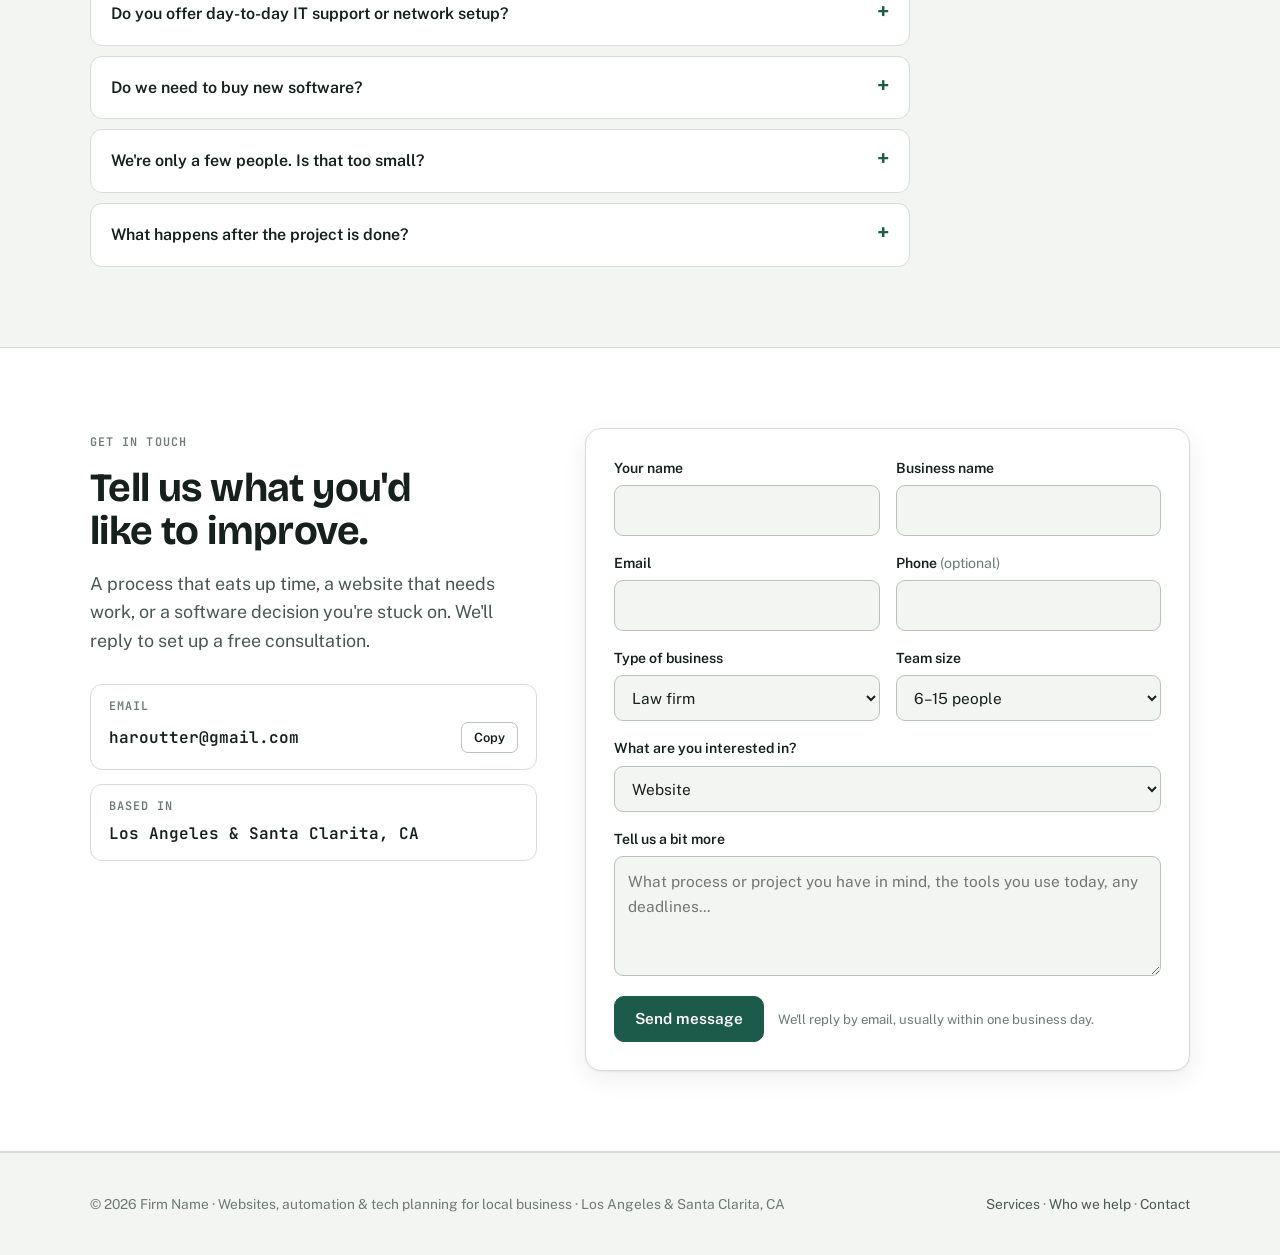
<file: genindex.html>
<!doctype html>
<html lang="en">
<head>
<meta charset="utf-8">
<meta name="viewport" content="width=device-width,initial-scale=1,viewport-fit=cover">
<title>Small Business IT Practice</title>
<link rel="preconnect" href="https://fonts.googleapis.com">
<link rel="stylesheet" href="https://fonts.googleapis.com/css2?family=Bricolage+Grotesque:opsz,wght@12..96,500;12..96,700;12..96,800&family=Public+Sans:wght@400;500;600;700&family=JetBrains+Mono:wght@500;600&display=swap">
<style>
:root{
  --ground:#F3F5F2; --surface:#FFFFFF; --surface-2:#E9EEEA;
  --ink:#16201C; --ink-soft:#4B5852; --ink-faint:#6E7A74;
  --line:#D6DDD8; --line-strong:#B7C2BB;
  --primary:#1C5A49; --primary-ink:#FFFFFF; --primary-soft:#DCEAE4;
  --accent:#F2C443; --accent-ink:#2A2208; --hl:#F2C443;
  --ok:#1F7A4D; --ok-bg:#DDF1E5;
  --sched:#2458A6; --sched-bg:#DFE8F7;
  --prog:#8A5A00; --prog-bg:#FBEFC9;
  --shadow:0 1px 2px rgba(22,32,28,.06),0 8px 24px rgba(22,32,28,.07);
  --display:"Bricolage Grotesque",ui-rounded,"Segoe UI",system-ui,sans-serif;
  --body:"Public Sans",system-ui,-apple-system,"Segoe UI",sans-serif;
  --mono:"JetBrains Mono",ui-monospace,SFMono-Regular,Menlo,Consolas,monospace;
}
@media (prefers-color-scheme:dark){
  :root:not([data-theme="light"]){
    color-scheme:dark;
    --ground:#0F1512; --surface:#161E1A; --surface-2:#1C2621;
    --ink:#E7EEEA; --ink-soft:#A9B6AF; --ink-faint:#86948C;
    --line:#26312C; --line-strong:#3A4842;
    --primary:#6FC4A6; --primary-ink:#0D1A15; --primary-soft:#1B3029;
    --accent:#F2C443; --accent-ink:#2A2208; --hl:#6B5516;
    --ok:#7AD7A2; --ok-bg:#16301F; --sched:#8DB4F2; --sched-bg:#172440; --prog:#F0C860; --prog-bg:#33290F;
    --shadow:0 1px 2px rgba(0,0,0,.3),0 8px 24px rgba(0,0,0,.25);
  }
}
:root[data-theme="dark"]{
  color-scheme:dark;
  --ground:#0F1512; --surface:#161E1A; --surface-2:#1C2621;
  --ink:#E7EEEA; --ink-soft:#A9B6AF; --ink-faint:#86948C;
  --line:#26312C; --line-strong:#3A4842;
  --primary:#6FC4A6; --primary-ink:#0D1A15; --primary-soft:#1B3029;
  --accent:#F2C443; --accent-ink:#2A2208; --hl:#6B5516;
  --ok:#7AD7A2; --ok-bg:#16301F; --sched:#8DB4F2; --sched-bg:#172440; --prog:#F0C860; --prog-bg:#33290F;
  --shadow:0 1px 2px rgba(0,0,0,.3),0 8px 24px rgba(0,0,0,.25);
}
*,*::before,*::after{box-sizing:border-box}
body{margin:0}
img{max-width:100%}
html{scroll-behavior:smooth;scroll-padding-top:calc(72px + env(safe-area-inset-top,0px))}
@media (prefers-reduced-motion:reduce){html{scroll-behavior:auto}*{transition:none!important;animation:none!important}}
body{background:var(--ground);color:var(--ink);font:16px/1.6 var(--body);-webkit-font-smoothing:antialiased}
.wrap{max-width:1140px;margin:0 auto;padding-inline:20px}
h1,h2,h3{font-family:var(--display);line-height:1.08;margin:0;text-wrap:balance;letter-spacing:-.015em}
h1{font-size:clamp(2.3rem,5.4vw,3.9rem);font-weight:800}
h2{font-size:clamp(1.75rem,3.4vw,2.5rem);font-weight:700}
h3{font-size:1.2rem;font-weight:700;letter-spacing:-.005em}
p{margin:0}
a{color:var(--primary)}
.eyebrow{font:600 .74rem/1 var(--mono);letter-spacing:.09em;text-transform:uppercase;color:var(--ink-faint)}
.lede{color:var(--ink-soft);font-size:1.12rem;max-width:58ch}
:focus-visible{outline:3px solid var(--accent);outline-offset:2px;border-radius:4px}

/* buttons */
.btn{display:inline-flex;align-items:center;gap:8px;font:600 .96rem/1 var(--body);padding:14px 20px;border-radius:10px;border:1.5px solid var(--line-strong);background:var(--surface);color:var(--ink);text-decoration:none;cursor:pointer;transition:transform .15s,border-color .15s,background .15s}
.btn:hover{border-color:var(--ink);transform:translateY(-1px)}
.btn-primary{background:var(--primary);border-color:var(--primary);color:var(--primary-ink)}
.btn-primary:hover{border-color:var(--primary);filter:brightness(1.08)}

/* header */
.topbar{position:sticky;top:env(safe-area-inset-top,0px);z-index:20;background:color-mix(in srgb,var(--ground) 88%,transparent);backdrop-filter:blur(10px);border-bottom:1px solid var(--line)}
.topbar-inner{display:flex;align-items:center;justify-content:space-between;gap:16px;height:68px}
.brand{display:flex;align-items:center;gap:11px;text-decoration:none;color:var(--ink)}
.brand-mark{width:36px;height:36px;border-radius:9px;background:var(--primary);display:grid;place-items:center;position:relative;flex:none}
.brand-mark::after{content:"";position:absolute;right:-3px;bottom:-3px;width:12px;height:12px;border-radius:3px;background:var(--accent);border:2px solid var(--ground)}
.brand-mark svg{width:20px;height:20px}
.brand-name{font:700 1.08rem/1.1 var(--display)}
.brand-name small{display:block;font:500 .72rem/1.3 var(--body);color:var(--ink-faint);letter-spacing:.01em}
.nav{display:flex;align-items:center;gap:26px}
.nav a{color:var(--ink-soft);text-decoration:none;font-weight:500;font-size:.95rem}
.nav a:hover{color:var(--ink)}
.nav .btn{padding:10px 16px;font-size:.9rem}
.nav a.btn-primary{color:var(--primary-ink)}
[hidden]{display:none!important}
.menu-btn{display:none;background:none;border:1.5px solid var(--line-strong);border-radius:9px;padding:9px 12px;color:var(--ink);font:600 .9rem var(--body);cursor:pointer}
@media (max-width:860px){
  .menu-btn{display:inline-flex}
  .nav{display:none;position:absolute;left:0;right:0;top:68px;flex-direction:column;align-items:stretch;gap:0;background:var(--surface);border-bottom:1px solid var(--line);padding:8px 20px 18px;box-shadow:var(--shadow)}
  .nav.open{display:flex}
  .nav a{padding:12px 0;border-bottom:1px solid var(--line)}
  .nav .btn{margin-top:14px;justify-content:center;border-bottom:none}
}

/* hero */
.hero{padding-block:64px 72px}
.hero-grid{display:grid;grid-template-columns:1.05fr .95fr;gap:56px;align-items:center}
@media (max-width:920px){.hero-grid{grid-template-columns:1fr;gap:40px}}
.hero h1 .hl{background:linear-gradient(transparent 62%,var(--hl) 62%,var(--hl) 92%,transparent 92%);padding-inline:2px}
.hero .lede{margin-top:20px}
.hero-actions{display:flex;flex-wrap:wrap;gap:12px;margin-top:30px}
.hero-meta{display:flex;flex-wrap:wrap;gap:8px 22px;margin-top:30px;color:var(--ink-soft);font-size:.92rem}
.hero-meta span{display:inline-flex;align-items:center;gap:8px}
.hero-meta span::before{content:"";width:7px;height:7px;border-radius:50%;background:var(--primary)}

/* queue card */
.queue{background:var(--surface);border:1px solid var(--line);border-radius:16px;box-shadow:var(--shadow);overflow:hidden}
.queue-head{display:flex;justify-content:space-between;align-items:center;padding:16px 20px;border-bottom:1px solid var(--line);background:var(--surface-2)}
.queue-head strong{font:700 1rem var(--display)}
.queue-list{list-style:none;margin:0;padding:0}
.q{display:grid;grid-template-columns:1fr auto;gap:4px 14px;padding:14px 20px;border-bottom:1px dashed var(--line)}
.q:last-child{border-bottom:none}
.q-title{font-weight:600;font-size:.97rem}
.q-meta{grid-column:1;font:500 .76rem/1.4 var(--mono);color:var(--ink-faint)}
.pill{grid-row:1/span 2;grid-column:2;align-self:center;font:600 .72rem/1 var(--mono);padding:6px 9px;border-radius:999px;white-space:nowrap}
.pill.ok{background:var(--ok-bg);color:var(--ok)}
.pill.sched{background:var(--sched-bg);color:var(--sched)}
.pill.prog{background:var(--prog-bg);color:var(--prog)}
.queue-foot{padding:12px 20px;font-size:.8rem;color:var(--ink-faint);border-top:1px solid var(--line)}

/* sections */
.section{padding-block:80px}
.section.alt{background:var(--surface);border-block:1px solid var(--line)}
.section-head{display:grid;gap:14px;margin-bottom:44px;max-width:720px}

/* services */
.svc-grid{display:grid;grid-template-columns:repeat(3,1fr);gap:22px}
@media (max-width:920px){.svc-grid{grid-template-columns:1fr 1fr}}
@media (max-width:600px){.svc-grid{grid-template-columns:1fr}}
.svc{padding:26px;border:1px solid var(--line);border-radius:14px;background:var(--ground);display:flex;flex-direction:column;gap:14px}
.svc-icon{width:44px;height:44px;border-radius:11px;background:var(--primary-soft);display:grid;place-items:center;color:var(--primary)}
.svc-icon svg{width:24px;height:24px}
.svc p{color:var(--ink-soft);font-size:.96rem}
.ticks{list-style:none;margin:4px 0 0;padding:0;display:grid;gap:9px}
.ticks li{position:relative;padding-left:26px;font-size:.95rem}
.ticks li::before{content:"";position:absolute;left:0;top:.42em;width:14px;height:8px;border-left:2.5px solid var(--primary);border-bottom:2.5px solid var(--primary);transform:rotate(-45deg)}

/* industries */
.tabs{display:flex;flex-wrap:wrap;gap:8px;margin-bottom:26px}
.tab{font:600 .95rem var(--body);padding:11px 18px;border-radius:999px;border:1.5px solid var(--line-strong);background:transparent;color:var(--ink-soft);cursor:pointer}
.tab[aria-selected="true"]{background:var(--ink);border-color:var(--ink);color:var(--ground)}
.tab:not([aria-selected="true"]):hover{border-color:var(--ink);color:var(--ink)}
.ind{display:grid;grid-template-columns:1fr 1fr;gap:22px}
@media (max-width:820px){.ind{grid-template-columns:1fr}}
.ind-intro{grid-column:1/-1;font-size:1.08rem;color:var(--ink-soft);max-width:70ch}
.ind-col{background:var(--surface);border:1px solid var(--line);border-radius:14px;padding:24px}
.section.alt .ind-col{background:var(--ground)}
.ind-col h3{font-size:1.02rem;margin-bottom:14px;display:flex;align-items:center;gap:10px}
.ind-col h3 .dot{width:10px;height:10px;border-radius:3px}
.ind-col.problems .dot{background:var(--accent)}
.ind-col.fixes .dot{background:var(--primary)}
.plain{list-style:none;margin:0;padding:0;display:grid;gap:11px}
.plain li{padding-bottom:11px;border-bottom:1px solid var(--line);font-size:.96rem}
.plain li:last-child{border-bottom:none;padding-bottom:0}
.also{margin-top:26px;color:var(--ink-soft);font-size:.95rem}
.also strong{color:var(--ink)}

/* process */
.steps{list-style:none;margin:0;padding:0;display:grid;grid-template-columns:repeat(4,1fr);gap:0;counter-reset:s;position:relative}
@media (max-width:920px){.steps{grid-template-columns:1fr 1fr;row-gap:30px}}
@media (max-width:520px){.steps{grid-template-columns:1fr}}
.step{counter-increment:s;padding-right:24px;position:relative}
.step::before{content:counter(s);display:grid;place-items:center;width:40px;height:40px;border-radius:50%;background:var(--surface);border:2px solid var(--primary);color:var(--primary);font:700 1rem var(--display);position:relative;z-index:1;margin-bottom:16px}
.step::after{content:"";position:absolute;top:20px;left:40px;right:0;height:2px;background:repeating-linear-gradient(90deg,var(--line-strong) 0 6px,transparent 6px 12px)}
.step:last-child::after{display:none}
@media (max-width:920px){.step::after{display:none}}
.step h3{font-size:1.06rem;margin-bottom:8px}
.step p{color:var(--ink-soft);font-size:.94rem}

/* engagement */
.eng-grid{display:grid;grid-template-columns:repeat(3,1fr);gap:22px}
@media (max-width:920px){.eng-grid{grid-template-columns:1fr}}
.eng{border:1px solid var(--line);border-radius:14px;padding:26px;background:var(--ground);display:flex;flex-direction:column;gap:12px}
.eng.feature{border:2px solid var(--primary);background:var(--surface);position:relative}
.eng .fit{font:600 .74rem/1.3 var(--mono);color:var(--ink-faint);text-transform:uppercase;letter-spacing:.07em}
.eng p{color:var(--ink-soft);font-size:.95rem}
.eng .ticks{margin-top:auto;padding-top:8px}
.eng-note{margin-top:22px;color:var(--ink-soft);font-size:.95rem}

/* about */
.about{display:grid;grid-template-columns:1.1fr .9fr;gap:48px;align-items:start}
@media (max-width:900px){.about{grid-template-columns:1fr}}
.about p + p{margin-top:14px}
.about .lede{font-size:1.05rem}
.facts{display:grid;grid-template-columns:1fr 1fr;gap:1px;background:var(--line);border:1px solid var(--line);border-radius:14px;overflow:hidden}
.fact{background:var(--surface);padding:20px}
.fact .n{font:800 1.9rem/1 var(--display);color:var(--primary);font-variant-numeric:tabular-nums}
.fact .l{font-size:.86rem;color:var(--ink-soft);margin-top:6px}
.area{margin-top:22px;padding:20px;border-radius:14px;background:var(--primary-soft)}
.area h3{font-size:1rem;margin-bottom:8px}
.area p{font-size:.93rem;color:var(--ink-soft)}
.area .chips{display:flex;flex-wrap:wrap;gap:6px;margin-top:12px}
.area .chips span{font:500 .78rem var(--mono);padding:5px 9px;border-radius:6px;background:var(--surface);color:var(--ink-soft);border:1px solid var(--line)}

/* faq */
.faq{display:grid;gap:10px;max-width:820px}
.faq details{background:var(--surface);border:1px solid var(--line);border-radius:12px;padding:0 20px}
.section.alt .faq details{background:var(--ground)}
.faq summary{cursor:pointer;list-style:none;padding:18px 0;font-weight:600;display:flex;justify-content:space-between;gap:16px}
.faq summary::-webkit-details-marker{display:none}
.faq summary::after{content:"+";font:600 1.3rem/1 var(--mono);color:var(--primary)}
.faq details[open] summary::after{content:"–"}
.faq details p{padding-bottom:18px;color:var(--ink-soft);font-size:.96rem}

/* contact */
.contact-grid{display:grid;grid-template-columns:.85fr 1.15fr;gap:48px}
@media (max-width:900px){.contact-grid{grid-template-columns:1fr}}
.form{background:var(--surface);border:1px solid var(--line);border-radius:16px;padding:28px;box-shadow:var(--shadow)}
.form-grid{display:grid;grid-template-columns:1fr 1fr;gap:16px}
@media (max-width:560px){.form-grid{grid-template-columns:1fr}}
.field{display:grid;gap:6px}
.field.full{grid-column:1/-1}
.field label{font-weight:600;font-size:.88rem}
.field input,.field select,.field textarea{font:inherit;font-size:.96rem;padding:12px 13px;border-radius:9px;border:1.5px solid var(--line-strong);background:var(--ground);color:var(--ink);width:100%}
.field textarea{min-height:120px;resize:vertical}
.field input:focus,.field select:focus,.field textarea:focus{outline:none;border-color:var(--primary);box-shadow:0 0 0 3px var(--primary-soft)}
.form-foot{display:flex;flex-wrap:wrap;align-items:center;gap:14px;margin-top:20px}
.form-note{font-size:.82rem;color:var(--ink-faint)}
.confirm{margin-top:18px;padding:16px 18px;border-radius:10px;background:var(--ok-bg);color:var(--ink);font-size:.95rem}
.direct{display:grid;gap:14px;margin-top:28px}
.direct-row{display:flex;flex-wrap:wrap;align-items:center;gap:10px;padding:16px 18px;border:1px solid var(--line);border-radius:12px;background:var(--surface)}
.direct-row .val{font:600 1rem var(--mono);user-select:all;word-break:break-all}
.copy-btn{margin-left:auto;font:600 .8rem var(--body);padding:7px 12px;border-radius:7px;border:1.5px solid var(--line-strong);background:transparent;color:var(--ink);cursor:pointer}

/* footer */
.footer{padding-block:40px;border-top:1px solid var(--line);color:var(--ink-faint);font-size:.86rem}
.footer .wrap{display:flex;flex-wrap:wrap;justify-content:space-between;gap:14px}
.footer a{color:var(--ink-soft);text-decoration:none}
</style>
</head>
<body>
<!-- ============ HEADER ============ -->
<header class="topbar">
  <div class="wrap topbar-inner">
    <a class="brand" href="#top" aria-label="Home">
      <span class="brand-mark" aria-hidden="true">
        <svg viewBox="0 0 24 24" fill="none" stroke="#fff" stroke-width="2.2" stroke-linecap="round" stroke-linejoin="round"><path d="M4 7h16M4 12h10M4 17h13"/></svg>
      </span>
      <span class="brand-name">Firm Name<small>Websites, automation &amp; tech planning for local business</small></span>
    </a>
    <button class="menu-btn" id="menu-btn" aria-expanded="false" aria-controls="nav">Menu</button>
    <nav class="nav" id="nav">
      <a href="#services">Services</a>
      <a href="#industries">Who we help</a>
      <a href="#process">How it works</a>
      <a href="#about">About</a>
      <a href="#contact" class="btn btn-primary">Get in touch</a>
    </nav>
  </div>
</header>

<main id="top">
<!-- ============ HERO ============ -->
<section class="hero">
  <div class="wrap hero-grid">
    <div>
      <span class="eyebrow">Los Angeles &amp; Santa Clarita Valley</span>
      <h1 style="margin-top:16px">Less paperwork. Better tools. A business that <span class="hl">runs smoother</span>.</h1>
      <p class="lede">Project-based technology work for law firms, restaurants, and local businesses: websites, automation, digital forms, Microsoft 365 solutions, and a clear plan for what to use next.</p>
      <div class="hero-actions">
        <a href="#contact" class="btn btn-primary">Book a free consultation &rarr;</a>
        <a href="#services" class="btn">See what we build</a>
      </div>
      <div class="hero-meta">
        <span>Fixed-scope projects</span>
        <span>Built on tools you already pay for</span>
        <span>Training &amp; documentation at handoff</span>
      </div>
    </div>

    <div class="queue" aria-label="Examples of typical projects">
      <div class="queue-head">
        <strong>Typical projects</strong>
        <span class="eyebrow">Examples</span>
      </div>
      <ul class="queue-list">
        <li class="q"><span class="q-title">Paper client intake becomes an online form</span><span class="q-meta">Law office &middot; Microsoft Forms + SharePoint</span><span class="pill ok">Delivered</span></li>
        <li class="q"><span class="q-title">New website with menu, hours, and catering requests</span><span class="q-meta">Restaurant &middot; website build</span><span class="pill prog">In build</span></li>
        <li class="q"><span class="q-title">Invoice approvals routed automatically</span><span class="q-meta">Professional office &middot; Power Automate</span><span class="pill ok">Delivered</span></li>
        <li class="q"><span class="q-title">Choosing a scheduling and booking system</span><span class="q-meta">Salon &middot; software selection</span><span class="pill sched">Planning</span></li>
        <li class="q"><span class="q-title">Daily prep and inventory checklists go digital</span><span class="q-meta">Restaurant &middot; Power Apps</span><span class="pill prog">In build</span></li>
      </ul>
      <div class="queue-foot">Illustrative examples of the kinds of projects we take on.</div>
    </div>
  </div>
</section>

<!-- ============ SERVICES ============ -->
<section class="section alt" id="services">
  <div class="wrap">
    <div class="section-head">
      <span class="eyebrow">Services</span>
      <h2>Build it, automate it, and plan what's next.</h2>
      <p class="lede">Every engagement is a project with a defined scope and a finish line. You end up with something that works, your team knows how to use it, and it's written down.</p>
    </div>
    <div class="svc-grid">
      <article class="svc">
        <span class="svc-icon" aria-hidden="true"><svg viewBox="0 0 24 24" fill="none" stroke="currentColor" stroke-width="2" stroke-linecap="round" stroke-linejoin="round"><rect x="3" y="4" width="18" height="16" rx="2"/><path d="M3 9h18M7 6.5h.01M10 6.5h.01"/></svg></span>
        <h3>Websites</h3>
        <p>A clean, fast site that tells customers what they need and brings in inquiries.</p>
        <ul class="ticks">
          <li>New sites and redesigns</li>
          <li>Menus, hours, services, and bios that are easy to update</li>
          <li>Contact, booking, and catering request forms</li>
          <li>Google Business Profile and domain setup</li>
        </ul>
      </article>
      <article class="svc">
        <span class="svc-icon" aria-hidden="true"><svg viewBox="0 0 24 24" fill="none" stroke="currentColor" stroke-width="2" stroke-linecap="round" stroke-linejoin="round"><path d="M4 12a8 8 0 0 1 14-5.3M20 12a8 8 0 0 1-14 5.3"/><path d="M18 3v4h-4M6 21v-4h4"/></svg></span>
        <h3>Workflow automation</h3>
        <p>Take the copy-paste, reminders, and follow-ups off your team's plate.</p>
        <ul class="ticks">
          <li>Approvals and routing with Power Automate</li>
          <li>Automatic reminders, notifications, and hand-offs</li>
          <li>Connecting the apps you already use</li>
          <li>Reports that build themselves</li>
        </ul>
      </article>
      <article class="svc">
        <span class="svc-icon" aria-hidden="true"><svg viewBox="0 0 24 24" fill="none" stroke="currentColor" stroke-width="2" stroke-linecap="round" stroke-linejoin="round"><path d="M14 3H6a2 2 0 0 0-2 2v14a2 2 0 0 0 2 2h12a2 2 0 0 0 2-2V9z"/><path d="M14 3v6h6M8 13h8M8 17h5"/></svg></span>
        <h3>Digitizing paperwork</h3>
        <p>Replace paper forms, binders, and clipboards with something searchable.</p>
        <ul class="ticks">
          <li>Online intake, request, and sign-off forms</li>
          <li>Digital checklists and logs</li>
          <li>Scanning and organizing existing files</li>
          <li>One place to find every document</li>
        </ul>
      </article>
      <article class="svc">
        <span class="svc-icon" aria-hidden="true"><svg viewBox="0 0 24 24" fill="none" stroke="currentColor" stroke-width="2" stroke-linecap="round" stroke-linejoin="round"><rect x="3" y="3" width="8" height="8" rx="1"/><rect x="13" y="3" width="8" height="8" rx="1"/><rect x="3" y="13" width="8" height="8" rx="1"/><rect x="13" y="13" width="8" height="8" rx="1"/></svg></span>
        <h3>Microsoft 365 solutions</h3>
        <p>Get real value from the Microsoft 365 license you're already paying for.</p>
        <ul class="ticks">
          <li>SharePoint sites for files and team info</li>
          <li>Custom Power Apps for tracking and data entry</li>
          <li>Teams, Forms, Lists, and Excel set up around your work</li>
          <li>Staff training so it actually gets used</li>
        </ul>
      </article>
      <article class="svc">
        <span class="svc-icon" aria-hidden="true"><svg viewBox="0 0 24 24" fill="none" stroke="currentColor" stroke-width="2" stroke-linecap="round" stroke-linejoin="round"><path d="M9 11l3 3 8-8"/><path d="M20 12v7a2 2 0 0 1-2 2H6a2 2 0 0 1-2-2V5a2 2 0 0 1 2-2h9"/></svg></span>
        <h3>Software decisions</h3>
        <p>An unbiased second opinion before you sign a contract.</p>
        <ul class="ticks">
          <li>Requirements based on how you actually work</li>
          <li>Side-by-side comparison and vendor demos</li>
          <li>Subscription review to cut what you don't use</li>
          <li>Setup, data move, and rollout of the choice</li>
        </ul>
      </article>
      <article class="svc">
        <span class="svc-icon" aria-hidden="true"><svg viewBox="0 0 24 24" fill="none" stroke="currentColor" stroke-width="2" stroke-linecap="round" stroke-linejoin="round"><path d="M4 17l5-5 4 4 7-8"/><path d="M15 8h5v5"/></svg></span>
        <h3>Tech &amp; operations planning</h3>
        <p>A clear look at how work moves through your business, and how to improve it.</p>
        <ul class="ticks">
          <li>Process mapping and bottleneck review</li>
          <li>Prioritized technology roadmap and budget</li>
          <li>Operations improvements with measurable goals</li>
          <li>Plans sized for a small team</li>
        </ul>
      </article>
    </div>
  </div>
</section>

<!-- ============ INDUSTRIES ============ -->
<section class="section" id="industries">
  <div class="wrap">
    <div class="section-head">
      <span class="eyebrow">Who we help</span>
      <h2>Every business has its own paperwork problem.</h2>
    </div>

    <div class="tabs" role="tablist" aria-label="Industries">
      <button class="tab" role="tab" id="tab-law" aria-selected="true" aria-controls="panel-law">Law firms</button>
      <button class="tab" role="tab" id="tab-food" aria-selected="false" aria-controls="panel-food" tabindex="-1">Restaurants &amp; food</button>
      <button class="tab" role="tab" id="tab-office" aria-selected="false" aria-controls="panel-office" tabindex="-1">Professional offices</button>
      <button class="tab" role="tab" id="tab-retail" aria-selected="false" aria-controls="panel-retail" tabindex="-1">Retail &amp; local shops</button>
    </div>

    <div class="ind" role="tabpanel" id="panel-law" aria-labelledby="tab-law">
      <p class="ind-intro">Much of a small firm's day goes to intake, documents, and deadlines. Getting that out of paper and inboxes gives attorneys and staff hours back.</p>
      <div class="ind-col problems"><h3><span class="dot"></span>What we usually find</h3>
        <ul class="plain">
          <li>Client intake on paper or retyped from emails</li>
          <li>Case documents spread across drives, desktops, and attachments</li>
          <li>Deadlines and follow-ups tracked in someone's head or a spreadsheet</li>
          <li>A dated website that doesn't bring in inquiries</li>
        </ul></div>
      <div class="ind-col fixes"><h3><span class="dot"></span>What we build</h3>
        <ul class="plain">
          <li>Online intake forms that feed straight into your files</li>
          <li>An organized, permissioned SharePoint document library</li>
          <li>Automated reminders for deadlines and client follow-ups</li>
          <li>A professional site with practice areas and a contact form</li>
        </ul></div>
    </div>

    <div class="ind" role="tabpanel" id="panel-food" aria-labelledby="tab-food" hidden>
      <p class="ind-intro">Restaurants run on checklists, schedules, and orders. When those live on clipboards and group texts, things slip.</p>
      <div class="ind-col problems"><h3><span class="dot"></span>What we usually find</h3>
        <ul class="plain">
          <li>Prep, temperature, and opening/closing checklists on paper</li>
          <li>Inventory counts in a notebook and reorders by memory</li>
          <li>Catering and event requests buried in email and DMs</li>
          <li>A website with an old menu and the wrong hours</li>
        </ul></div>
      <div class="ind-col fixes"><h3><span class="dot"></span>What we build</h3>
        <ul class="plain">
          <li>Digital checklists staff complete on a tablet or phone</li>
          <li>A simple inventory tracker with low-stock alerts</li>
          <li>Catering request forms that land in one organized place</li>
          <li>A website where you can update the menu yourself</li>
        </ul></div>
    </div>

    <div class="ind" role="tabpanel" id="panel-office" aria-labelledby="tab-office" hidden>
      <p class="ind-intro">Accountants, real estate and mortgage offices, agencies, and consultants: small teams moving a lot of client information around.</p>
      <div class="ind-col problems"><h3><span class="dot"></span>What we usually find</h3>
        <ul class="plain">
          <li>Paper forms and email chains doing the job of a workflow</li>
          <li>The same data typed into three different systems</li>
          <li>Too many software subscriptions and nobody tracking them</li>
          <li>Seasonal crunches (like tax season) handled by working late</li>
        </ul></div>
      <div class="ind-col fixes"><h3><span class="dot"></span>What we build</h3>
        <ul class="plain">
          <li>Digital forms and approvals that replace paper and email</li>
          <li>Automations that move data between your apps</li>
          <li>A subscription review and a plan to consolidate tools</li>
          <li>Client document request and status tracking</li>
        </ul></div>
    </div>

    <div class="ind" role="tabpanel" id="panel-retail" aria-labelledby="tab-retail" hidden>
      <p class="ind-intro">Shops, studios, salons, gyms, and service businesses where the owner is also the office manager.</p>
      <div class="ind-col problems"><h3><span class="dot"></span>What we usually find</h3>
        <ul class="plain">
          <li>Bookings by phone, text, and a paper calendar</li>
          <li>Staff schedules and time-off requests in a group chat</li>
          <li>No real website, or one nobody can update</li>
          <li>Unsure which booking or POS system is worth paying for</li>
        </ul></div>
      <div class="ind-col fixes"><h3><span class="dot"></span>What we build</h3>
        <ul class="plain">
          <li>A website with online booking and inquiry forms</li>
          <li>Simple scheduling and time-off request workflows</li>
          <li>A side-by-side software comparison and setup of the winner</li>
          <li>Owner dashboards for sales, bookings, and staffing</li>
        </ul></div>
    </div>

    <p class="also">Don't see your business? <strong>If it runs on paper, spreadsheets, or email chains, we can help.</strong> <a href="#contact">Tell us about it</a>.</p>
  </div>
</section>

<!-- ============ PROCESS ============ -->
<section class="section alt" id="process">
  <div class="wrap">
    <div class="section-head">
      <span class="eyebrow">How it works</span>
      <h2>From idea to in use.</h2>
    </div>
    <ol class="steps">
      <li class="step"><h3>Free consultation</h3><p>We talk through how your business runs today and where time is getting lost.</p></li>
      <li class="step"><h3>Scope &amp; quote</h3><p>You get a written scope, timeline, and fixed quote before any work starts.</p></li>
      <li class="step"><h3>Build &amp; review</h3><p>We build in stages and check in with you along the way, so there are no surprises.</p></li>
      <li class="step"><h3>Launch &amp; handoff</h3><p>Your team gets trained, and you get documentation you can keep.</p></li>
    </ol>
  </div>
</section>

<!-- ============ ENGAGEMENT ============ -->
<section class="section" id="engage">
  <div class="wrap">
    <div class="section-head">
      <span class="eyebrow">Ways to work together</span>
      <h2>Start with a plan, a build, or both.</h2>
    </div>
    <div class="eng-grid">
      <article class="eng">
        <span class="fit">Best if you're not sure where to start</span>
        <h3>Planning &amp; assessment</h3>
        <p>A review of your processes, software, and paperwork, ending in a prioritized plan you can act on.</p>
        <ul class="ticks"><li>Process and tools review</li><li>Written roadmap with priorities</li><li>Budget ranges for each step</li></ul>
      </article>
      <article class="eng feature">
        <span class="fit">Most common</span>
        <h3>Build project</h3>
        <p>A defined build with a clear finish line, like a website, an automated workflow, or a custom app.</p>
        <ul class="ticks"><li>Written scope and fixed quote</li><li>Built in reviewable stages</li><li>Training and documentation at handoff</li></ul>
      </article>
      <article class="eng">
        <span class="fit">Best after a first project</span>
        <h3>Enhancements</h3>
        <p>Follow-on improvements once something is live and your team has ideas for what's next.</p>
        <ul class="ticks"><li>Scoped as small add-on projects</li><li>New features, forms, or reports</li><li>No ongoing contract required</li></ul>
      </article>
    </div>
    <p class="eng-note">Every project is quoted after a free consultation. <a href="#contact">Request one</a>.</p>
  </div>
</section>

<!-- ============ ABOUT ============ -->
<section class="section alt" id="about">
  <div class="wrap about">
    <div>
      <span class="eyebrow">About</span>
      <h2 style="margin-top:14px;margin-bottom:22px">Enterprise experience, scaled to a small business.</h2>
      <p class="lede">Founded by <strong>Harout Ter-Papyan</strong>, an IT operations leader and developer who has spent more than a decade improving how large organizations work.</p>
      <p style="color:var(--ink-soft)">That work includes building Power Apps, Power Automate, and SharePoint solutions that replaced paper forms and manual tracking, designing dashboards leadership relied on, writing business cases, and helping teams choose and roll out new software. Small businesses benefit from the same approach: understand the process first, then build something simple that fits it.</p>
      <p style="color:var(--ink-soft)">You'll work directly with the person doing the build, in plain English, from first conversation to handoff.</p>
    </div>
    <div>
      <div class="facts">
        <div class="fact"><div class="n">10+</div><div class="l">Years in IT operations and development</div></div>
        <div class="fact"><div class="n">25%</div><div class="l">Estimated manual admin work cut by automation at a 5,000+ user organization</div></div>
        <div class="fact"><div class="n">M365</div><div class="l">Power Apps, Power Automate, SharePoint</div></div>
        <div class="fact"><div class="n">BS&nbsp;&middot;&nbsp;MBA</div><div class="l">Computer Science, CSUN &middot; MBA, Cal Poly Pomona</div></div>
      </div>
      <div class="area">
        <h3>Service area</h3>
        <p>In-person meetings and training across the Santa Clarita Valley, San Fernando Valley, and greater Los Angeles. Remote projects anywhere.</p>
        <div class="chips"><span>Santa Clarita</span><span>Valencia</span><span>San Fernando Valley</span><span>Burbank</span><span>Glendale</span><span>Los Angeles</span></div>
      </div>
    </div>
  </div>
</section>

<!-- ============ FAQ ============ -->
<section class="section" id="faq">
  <div class="wrap">
    <div class="section-head">
      <span class="eyebrow">Questions</span>
      <h2>Common questions.</h2>
    </div>
    <div class="faq">
      <details><summary>Do you offer day-to-day IT support or network setup?</summary><p>No. We focus on projects: websites, automation, digital forms, Microsoft 365 solutions, software decisions, and planning. If you need a help desk or network work, we're happy to point you to someone and work alongside them.</p></details>
      <details><summary>Do we need to buy new software?</summary><p>Often not. Many businesses already pay for Microsoft 365 or Google Workspace and use a fraction of it. We start with what you have and only recommend something new when it clearly pays off.</p></details>
      <details><summary>We're only a few people. Is that too small?</summary><p>No. Small teams feel paperwork and manual work the most, and a single well-built form or automation can save hours every week.</p></details>
      <details><summary>What happens after the project is done?</summary><p>You get training and written documentation, so your team can run it on its own. If you want changes later, we scope them as small follow-on projects.</p></details>
    </div>
  </div>
</section>

<!-- ============ CONTACT ============ -->
<section class="section alt" id="contact">
  <div class="wrap contact-grid">
    <div>
      <span class="eyebrow">Get in touch</span>
      <h2 style="margin-top:14px;margin-bottom:16px">Tell us what you'd like to improve.</h2>
      <p class="lede">A process that eats up time, a website that needs work, or a software decision you're stuck on. We'll reply to set up a free consultation.</p>
      <div class="direct">
        <div class="direct-row"><span class="eyebrow" style="width:100%">Email</span><span class="val" id="email-val">haroutter@gmail.com</span><button class="copy-btn" data-copy="haroutter@gmail.com">Copy</button></div>
        <div class="direct-row"><span class="eyebrow" style="width:100%">Based in</span><span class="val">Los Angeles &amp; Santa Clarita, CA</span></div>
      </div>
    </div>

    <div>
      <form class="form" id="lead-form" novalidate>
        <div class="form-grid">
          <div class="field"><label for="f-name">Your name</label><input id="f-name" name="name" type="text" required autocomplete="name"></div>
          <div class="field"><label for="f-biz">Business name</label><input id="f-biz" name="business" type="text" autocomplete="organization"></div>
          <div class="field"><label for="f-email">Email</label><input id="f-email" name="email" type="email" required autocomplete="email"></div>
          <div class="field"><label for="f-phone">Phone <span style="font-weight:400;color:var(--ink-faint)">(optional)</span></label><input id="f-phone" name="phone" type="tel" autocomplete="tel"></div>
          <div class="field"><label for="f-type">Type of business</label>
            <select id="f-type" name="type">
              <option>Law firm</option><option>Restaurant or food business</option><option>Professional office</option><option>Retail or local shop</option><option>Other</option>
            </select></div>
          <div class="field"><label for="f-size">Team size</label>
            <select id="f-size" name="size">
              <option>1&ndash;5 people</option><option selected>6&ndash;15 people</option><option>16&ndash;50 people</option><option>50+ people</option>
            </select></div>
          <div class="field full"><label for="f-need">What are you interested in?</label>
            <select id="f-need" name="need">
              <option>Website</option><option>Automating a workflow</option><option>Digitizing paper forms or files</option><option>Microsoft 365 / Power Platform solution</option><option>Choosing new software</option><option>Tech or operations planning</option><option>Not sure yet</option>
            </select></div>
          <div class="field full"><label for="f-msg">Tell us a bit more</label><textarea id="f-msg" name="message" required placeholder="What process or project you have in mind, the tools you use today, any deadlines..."></textarea></div>
        </div>
        <div class="form-foot">
          <button type="submit" class="btn btn-primary">Send message</button>
          <span class="form-note">We'll reply by email, usually within one business day.</span>
        </div>
        <div class="confirm" id="confirm" hidden></div>
      </form>
    </div>
  </div>
</section>
</main>

<footer class="footer">
  <div class="wrap">
    <span>&copy; 2026 Firm Name &middot; Websites, automation &amp; tech planning for local business &middot; Los Angeles &amp; Santa Clarita, CA</span>
    <span><a href="#services">Services</a> &middot; <a href="#industries">Who we help</a> &middot; <a href="#contact">Contact</a></span>
  </div>
</footer>

<script>
(function(){
  "use strict";
  var CONTACT_EMAIL = "haroutter@gmail.com";
  // Replace with a real Formspree endpoint (formspree.io/f/xxxxxxxx) when hosting the site.
  var FORMSPREE_ENDPOINT = "https://formspree.io/f/YOUR_FORM_ID";

  // mobile menu
  var menuBtn = document.getElementById("menu-btn"), nav = document.getElementById("nav");
  menuBtn.addEventListener("click", function(){
    var open = nav.classList.toggle("open");
    menuBtn.setAttribute("aria-expanded", open ? "true" : "false");
  });
  nav.querySelectorAll("a").forEach(function(a){ a.addEventListener("click", function(){ nav.classList.remove("open"); menuBtn.setAttribute("aria-expanded","false"); }); });

  // industry tabs
  var tabs = Array.prototype.slice.call(document.querySelectorAll(".tab"));
  function select(tab){
    tabs.forEach(function(t){
      var on = t === tab;
      t.setAttribute("aria-selected", on ? "true" : "false");
      t.tabIndex = on ? 0 : -1;
      document.getElementById(t.getAttribute("aria-controls")).hidden = !on;
    });
  }
  tabs.forEach(function(t, i){
    t.addEventListener("click", function(){ select(t); });
    t.addEventListener("keydown", function(e){
      var d = e.key === "ArrowRight" ? 1 : e.key === "ArrowLeft" ? -1 : 0;
      if (!d) return;
      e.preventDefault();
      var n = tabs[(i + d + tabs.length) % tabs.length]; select(n); n.focus();
    });
  });

  // copy buttons
  document.querySelectorAll(".copy-btn").forEach(function(b){
    b.addEventListener("click", function(){
      var text = b.getAttribute("data-copy"), orig = b.textContent;
      function done(ok){
        b.textContent = ok ? "Copied" : "Select to copy";
        if (!ok) { var v = document.getElementById("email-val"); var r = document.createRange(); r.selectNodeContents(v); var s = getSelection(); s.removeAllRanges(); s.addRange(r); }
        setTimeout(function(){ b.textContent = orig; }, 1600);
      }
      if (navigator.clipboard && navigator.clipboard.writeText) navigator.clipboard.writeText(text).then(function(){done(true);}, function(){done(false);});
      else done(false);
    });
  });

  // form
  var form = document.getElementById("lead-form"), confirmEl = document.getElementById("confirm");
  function val(n){ var el = form.elements[n]; return el ? el.value.trim() : ""; }
  function esc(s){ return s.replace(/[&<>"]/g, function(c){ return {"&":"&amp;","<":"&lt;",">":"&gt;",'"':"&quot;"}[c]; }); }
  function show(html){ confirmEl.innerHTML = html; confirmEl.hidden = false; }
  function fallback(d){
    var subject = "Project inquiry: " + (d.business || d.name) + " (" + d.type + ")";
    var body = ["Name: "+d.name,"Business: "+d.business,"Email: "+d.email,"Phone: "+d.phone,"Type: "+d.type,"Team size: "+d.size,"Need: "+d.need,"",d.message].join("\n");
    show("Thanks, " + esc(d.name.split(" ")[0] || "there") + ". To make sure this reaches us, please email <strong>" + CONTACT_EMAIL + "</strong> with your note. Your email app may also open with it pre-filled.");
    var a = document.createElement("a");
    a.href = "mailto:" + CONTACT_EMAIL + "?subject=" + encodeURIComponent(subject) + "&body=" + encodeURIComponent(body);
    a.hidden = true; document.body.appendChild(a); a.click(); setTimeout(function(){ a.remove(); }, 500);
  }
  form.addEventListener("submit", function(e){
    e.preventDefault();
    if (!form.reportValidity()) return;
    var d = { name:val("name"), business:val("business"), email:val("email"), phone:val("phone"), type:val("type"), size:val("size"), need:val("need"), message:val("message") };
    if (FORMSPREE_ENDPOINT.indexOf("YOUR_FORM_ID") !== -1) { fallback(d); return; }
    var fd = new FormData(form); fd.append("_subject", "Project inquiry: " + (d.business || d.name));
    fetch(FORMSPREE_ENDPOINT, { method:"POST", headers:{Accept:"application/json"}, body:fd })
      .then(function(r){ if (r.ok) { show("Thanks, " + esc(d.name.split(" ")[0] || "there") + ". Your message was sent. We'll reply to " + esc(d.email) + "."); form.reset(); } else fallback(d); })
      .catch(function(){ fallback(d); });
  });
})();
</script>
</body>
</html>
</file>
<file: style.css>
/* ============================================================
   Ter-Papyan Health IT Advisors — design tokens & system
   ============================================================ */

:root {
  --bg: #f5f3ee;
  --surface: #ffffff;
  --surface-2: #eef0ea;
  --ink: #14201c;
  --ink-soft: #4a5a53;
  --ink-faint: #75847c;
  --line: #ddd6c6;
  --line-strong: #bcb49f;

  /* Lane A — Healthcare IT Operations (teal) */
  --primary: #0f7a6c;
  --primary-strong: #0a5850;
  --primary-soft: rgba(15, 122, 108, 0.13);

  /* Lane B — HR Tech, Learning & Compliance (coral) */
  --secondary: #cf5a3d;
  --secondary-strong: #a5432c;
  --secondary-soft: rgba(207, 90, 61, 0.13);

  /* Shared CTA / highlight accent (amber) */
  --accent: #dd922a;
  --accent-strong: #b8721a;
  --accent-soft: rgba(221, 146, 42, 0.16);

  /* Third illustration hue (violet-blue), used sparingly in graphics */
  --tertiary: #4c6fa5;

  --mono-tag-bg: rgba(15, 122, 108, 0.09);
  --good: #147a4d;
  --shadow: 0 1px 2px rgba(20, 32, 28, 0.06), 0 10px 26px -14px rgba(20, 32, 28, 0.22);
  color-scheme: light;
}

@media (prefers-color-scheme: dark) {
  :root:not([data-theme="light"]) {
    --bg: #101613;
    --surface: #171f1c;
    --surface-2: #1c2622;
    --ink: #eef1ee;
    --ink-soft: #b6c2bc;
    --ink-faint: #869089;
    --line: #283029;
    --line-strong: #3a453d;

    --primary: #47b8a6;
    --primary-strong: #74cbbc;
    --primary-soft: rgba(71, 184, 166, 0.16);

    --secondary: #e2825f;
    --secondary-strong: #ec9d81;
    --secondary-soft: rgba(226, 130, 95, 0.16);

    --accent: #f0ac4a;
    --accent-strong: #f5c176;
    --accent-soft: rgba(240, 172, 74, 0.18);

    --tertiary: #7fa0d6;

    --mono-tag-bg: rgba(71, 184, 166, 0.13);
    --good: #4fbf8b;
    --shadow: 0 1px 2px rgba(0, 0, 0, 0.3), 0 10px 26px -14px rgba(0, 0, 0, 0.55);
    color-scheme: dark;
  }
}

:root[data-theme="dark"] {
  --bg: #101613;
  --surface: #171f1c;
  --surface-2: #1c2622;
  --ink: #eef1ee;
  --ink-soft: #b6c2bc;
  --ink-faint: #869089;
  --line: #283029;
  --line-strong: #3a453d;

  --primary: #47b8a6;
  --primary-strong: #74cbbc;
  --primary-soft: rgba(71, 184, 166, 0.16);

  --secondary: #e2825f;
  --secondary-strong: #ec9d81;
  --secondary-soft: rgba(226, 130, 95, 0.16);

  --accent: #f0ac4a;
  --accent-strong: #f5c176;
  --accent-soft: rgba(240, 172, 74, 0.18);

  --tertiary: #7fa0d6;

  --mono-tag-bg: rgba(71, 184, 166, 0.13);
  --good: #4fbf8b;
  --shadow: 0 1px 2px rgba(0, 0, 0, 0.3), 0 10px 26px -14px rgba(0, 0, 0, 0.55);
  color-scheme: dark;
}

* { box-sizing: border-box; }

/* Used only by JS to set the browser tab title (document.title) — never shown on the page itself. */
[data-page-title] { display: none; }

body {
  margin: 0;
  background: var(--bg);
  color: var(--ink);
  font-family: "IBM Plex Sans", -apple-system, BlinkMacSystemFont, "Segoe UI", sans-serif;
  font-size: 16px;
  line-height: 1.55;
  padding-inline: 0;
  -webkit-font-smoothing: antialiased;
}

.mono {
  font-family: "IBM Plex Mono", ui-monospace, SFMono-Regular, Menlo, monospace;
}

h1, h2, h3, h4 {
  font-family: "IBM Plex Sans", sans-serif;
  font-weight: 700;
  line-height: 1.15;
  text-wrap: balance;
  margin: 0;
  color: var(--ink);
}

p { margin: 0; }
a { color: inherit; }

.eyebrow {
  font-family: "IBM Plex Mono", monospace;
  font-size: 12.5px;
  font-weight: 600;
  letter-spacing: 0.09em;
  text-transform: uppercase;
  color: var(--lane-color, var(--primary));
}

.wrap {
  max-width: 1080px;
  margin-inline: auto;
  padding-inline: max(16px, env(safe-area-inset-left, 0px));
  padding-inline-end: max(16px, env(safe-area-inset-right, 0px));
}

/* ---------------- Lane color scoping ----------------
   Applied to a page/section wrapper; everything inside that reads
   var(--lane-color) picks up the lane's accent automatically. */
.lane-a { --lane-color: var(--primary); --lane-color-strong: var(--primary-strong); --lane-soft: var(--primary-soft); }
.lane-b { --lane-color: var(--secondary); --lane-color-strong: var(--secondary-strong); --lane-soft: var(--secondary-soft); }

/* ---------------- Top bar ---------------- */

.topbar {
  position: sticky;
  top: env(safe-area-inset-top, 0px);
  z-index: 40;
  background: var(--surface);
  border-bottom: 1px solid var(--line);
  border-top: 3px solid transparent;
  border-image: linear-gradient(90deg, var(--primary), var(--accent), var(--secondary)) 1;
}

.topbar-inner {
  display: flex;
  align-items: center;
  justify-content: space-between;
  gap: 12px;
  padding-block: 14px;
}

.brand {
  display: flex;
  align-items: baseline;
  gap: 8px;
  text-decoration: none;
  cursor: pointer;
  background: none;
  border: none;
  padding: 0;
  font: inherit;
  color: inherit;
}

.brand-mark {
  font-family: "IBM Plex Mono", monospace;
  font-weight: 700;
  font-size: 13px;
  letter-spacing: 0.02em;
  background: linear-gradient(135deg, var(--primary), var(--tertiary));
  color: #fdfefe;
  padding: 3px 6px;
  border-radius: 3px;
  flex-shrink: 0;
}

.brand-name {
  font-weight: 700;
  font-size: 15.5px;
  letter-spacing: -0.01em;
  white-space: nowrap;
}

.brand-name small {
  display: block;
  font-weight: 500;
  font-size: 11px;
  letter-spacing: 0.04em;
  color: var(--ink-faint);
  text-transform: uppercase;
  font-family: "IBM Plex Mono", monospace;
}

.topbar-actions {
  display: flex;
  align-items: center;
  gap: 10px;
}

.btn {
  display: inline-flex;
  align-items: center;
  gap: 6px;
  border-radius: 4px;
  border: 1px solid var(--line-strong);
  background: var(--surface);
  color: var(--ink);
  padding: 9px 16px;
  font-size: 14px;
  font-weight: 600;
  font-family: inherit;
  cursor: pointer;
  text-decoration: none;
  line-height: 1.2;
  transition: transform .12s ease, border-color .12s ease, background .12s ease;
}
.btn:hover { border-color: var(--lane-color, var(--primary)); transform: translateY(-1px); }
.btn:active { transform: translateY(0); }

.btn-primary {
  background: var(--lane-color, var(--primary));
  border-color: var(--lane-color, var(--primary));
  color: #fdfefe;
}
.btn-primary:hover { background: var(--lane-color-strong, var(--primary-strong)); border-color: var(--lane-color-strong, var(--primary-strong)); }

.btn-accent {
  background: var(--accent);
  border-color: var(--accent);
  color: #2a1c04;
}
.btn-accent:hover { background: var(--accent-strong); border-color: var(--accent-strong); }

.btn-menu {
  padding: 9px 12px;
}

.menu-icon {
  width: 16px;
  height: 12px;
  position: relative;
  display: inline-block;
}
.menu-icon span {
  position: absolute;
  left: 0;
  right: 0;
  height: 2px;
  background: currentColor;
  border-radius: 2px;
}
.menu-icon span:nth-child(1) { top: 0; }
.menu-icon span:nth-child(2) { top: 5px; }
.menu-icon span:nth-child(3) { top: 10px; }

/* ---------------- Nav panel (menu overlay) ---------------- */

.nav-panel {
  position: fixed;
  inset: 0;
  z-index: 50;
  background: color-mix(in srgb, var(--ink) 45%, transparent);
  display: flex;
  justify-content: flex-end;
}
.nav-panel[hidden] { display: none; }

.nav-panel-inner {
  width: min(420px, 100%);
  height: 100%;
  background: var(--surface);
  border-left: 1px solid var(--line);
  overflow-y: auto;
  padding: max(18px, env(safe-area-inset-top, 0px)) 22px 28px;
  display: flex;
  flex-direction: column;
  gap: 22px;
}

.nav-panel-top {
  display: flex;
  align-items: center;
  justify-content: space-between;
}

.nav-close {
  background: none;
  border: 1px solid var(--line-strong);
  border-radius: 4px;
  width: 32px;
  height: 32px;
  font-size: 16px;
  cursor: pointer;
  color: var(--ink);
}

.nav-group-label {
  font-family: "IBM Plex Mono", monospace;
  font-size: 11.5px;
  font-weight: 600;
  letter-spacing: 0.08em;
  text-transform: uppercase;
  color: var(--ink-faint);
  margin-bottom: 8px;
}
.nav-group-label.is-a { color: var(--primary); }
.nav-group-label.is-b { color: var(--secondary); }

.nav-list {
  list-style: none;
  margin: 0 0 20px;
  padding: 0;
  display: flex;
  flex-direction: column;
}

.nav-list a {
  display: flex;
  gap: 10px;
  align-items: baseline;
  padding: 10px 4px;
  text-decoration: none;
  border-bottom: 1px solid var(--line);
  border-left: 3px solid transparent;
  padding-left: 8px;
  font-weight: 600;
  font-size: 14.5px;
  transition: border-color .12s ease, background .12s ease;
}
.nav-list a .tag {
  font-family: "IBM Plex Mono", monospace;
  font-size: 12px;
  color: var(--tag-color, var(--primary));
  font-weight: 700;
  flex-shrink: 0;
}
.nav-list.is-a a:hover { border-left-color: var(--primary); background: var(--primary-soft); color: var(--primary); }
.nav-list.is-b a:hover { border-left-color: var(--secondary); background: var(--secondary-soft); color: var(--secondary); }
.nav-list.is-a a .tag { color: var(--primary); }
.nav-list.is-b a .tag { color: var(--secondary); }

.nav-panel-footer {
  margin-top: auto;
  padding-top: 16px;
  border-top: 1px solid var(--line);
  font-size: 13px;
  color: var(--ink-faint);
}
.nav-panel-footer a.home-link {
  display: inline-block;
  margin-bottom: 10px;
  font-weight: 700;
  color: var(--primary);
  text-decoration: none;
  font-size: 14.5px;
}

/* ---------------- Sections / pages ---------------- */

.page { display: none; }
.page.active { display: block; }

.hero {
  padding-block: 44px 40px;
  border-bottom: 1px solid var(--line);
  background: linear-gradient(165deg, var(--lane-soft, var(--primary-soft)) 0%, var(--surface-2) 45%, var(--bg) 100%);
  position: relative;
  overflow: hidden;
}

.hero-home {
  padding-block: 56px 44px;
  background:
    radial-gradient(ellipse 900px 500px at 85% -10%, var(--secondary-soft) 0%, transparent 60%),
    radial-gradient(ellipse 800px 500px at -10% 10%, var(--primary-soft) 0%, transparent 55%),
    linear-gradient(180deg, var(--surface-2), var(--bg));
}

.icon-badge {
  width: 52px;
  height: 52px;
  border-radius: 10px;
  background: var(--lane-soft, var(--primary-soft));
  display: flex;
  align-items: center;
  justify-content: center;
  color: var(--lane-color, var(--primary));
  margin-bottom: 18px;
}
.icon-badge svg { width: 28px; height: 28px; display: block; }

.crumb {
  font-family: "IBM Plex Mono", monospace;
  font-size: 12px;
  color: var(--ink-faint);
  margin-bottom: 14px;
  display: flex;
  gap: 6px;
  align-items: center;
}
.crumb a { color: var(--ink-faint); text-decoration: none; }
.crumb a:hover { color: var(--lane-color, var(--primary)); }

.hero h1 {
  font-size: clamp(28px, 4.4vw, 44px);
  max-width: 18ch;
}

.hero-sub {
  margin-top: 16px;
  font-size: 17px;
  color: var(--ink-soft);
  max-width: 62ch;
}

.hero-actions {
  display: flex;
  gap: 12px;
  margin-top: 26px;
  flex-wrap: wrap;
}

.hero-grid {
  display: grid;
  grid-template-columns: 1.1fr 0.9fr;
  gap: 36px;
  align-items: center;
}
@media (max-width: 860px) {
  .hero-grid { grid-template-columns: 1fr; }
  .hero-illustration { order: -1; max-width: 320px; margin-inline: auto; }
}
.hero-illustration { width: 100%; height: auto; }

/* status strip (credibility stats) */
.status-strip {
  margin-top: 36px;
  display: grid;
  grid-template-columns: repeat(auto-fit, minmax(140px, 1fr));
  gap: 1px;
  background: var(--line);
  border: 1px solid var(--line);
  border-radius: 6px;
  overflow: hidden;
}
.status-cell {
  background: var(--surface);
  padding: 14px 16px;
  border-top: 2px solid var(--cell-color, var(--primary));
}
.status-cell:nth-of-type(6n+1) { --cell-color: var(--primary); }
.status-cell:nth-of-type(6n+2) { --cell-color: var(--secondary); }
.status-cell:nth-of-type(6n+3) { --cell-color: var(--accent); }
.status-cell:nth-of-type(6n+4) { --cell-color: var(--tertiary); }
.status-cell:nth-of-type(6n+5) { --cell-color: var(--secondary); }
.status-cell:nth-of-type(6n+6) { --cell-color: var(--primary); }
.status-cell .num {
  font-family: "IBM Plex Mono", monospace;
  font-weight: 700;
  font-size: 22px;
  color: var(--cell-color, var(--primary));
  font-variant-numeric: tabular-nums;
}
.status-cell .label {
  font-size: 12px;
  color: var(--ink-faint);
  margin-top: 3px;
}

/* section generic */
section.block {
  padding-block: 44px;
  border-bottom: 1px solid var(--line);
}
section.block:last-of-type { border-bottom: none; }

.block h2 {
  font-size: clamp(22px, 3vw, 28px);
  margin-bottom: 18px;
}

.two-col {
  display: grid;
  grid-template-columns: 1fr 1fr;
  gap: 40px;
}
@media (max-width: 760px) {
  .two-col { grid-template-columns: 1fr; gap: 28px; }
}

.check-list {
  list-style: none;
  margin: 0;
  padding: 0;
  display: flex;
  flex-direction: column;
  gap: 12px;
}
.check-list li {
  display: flex;
  gap: 10px;
  align-items: flex-start;
  font-size: 15px;
  color: var(--ink-soft);
}
.check-list li::before {
  content: "";
  width: 7px;
  height: 7px;
  border-radius: 1px;
  background: var(--lane-color, var(--primary));
  margin-top: 7px;
  flex-shrink: 0;
  transform: rotate(45deg);
}

.proof-list {
  list-style: none;
  margin: 0;
  padding: 0;
  display: flex;
  flex-direction: column;
  gap: 14px;
}
.proof-list li {
  padding-left: 14px;
  border-left: 2px solid var(--lane-color, var(--primary));
  font-size: 14.5px;
  color: var(--ink-soft);
}
.proof-list li strong { color: var(--ink); }

.panel {
  background: var(--surface);
  border: 1px solid var(--line);
  border-top: 3px solid var(--lane-color, var(--primary));
  border-radius: 8px;
  padding: 22px;
  box-shadow: var(--shadow);
}

.who-for {
  background: var(--lane-soft, var(--mono-tag-bg));
  border: 1px solid var(--line);
  border-radius: 8px;
  padding: 20px 22px;
  margin-top: 30px;
}
.who-for .eyebrow { margin-bottom: 8px; display: block; }
.who-for p { font-size: 15px; color: var(--ink-soft); }

/* service grid on homepage */
.lane {
  margin-bottom: 40px;
}
.lane-head {
  display: flex;
  align-items: baseline;
  justify-content: space-between;
  margin-bottom: 16px;
  gap: 10px;
  flex-wrap: wrap;
}
.lane-head h3 {
  font-size: 19px;
}
.lane-head .lane-desc {
  font-size: 13.5px;
  color: var(--ink-faint);
  max-width: 46ch;
}

.card-grid {
  display: grid;
  grid-template-columns: repeat(auto-fit, minmax(220px, 1fr));
  gap: 14px;
}

.card {
  display: block;
  text-decoration: none;
  color: inherit;
  background: var(--surface);
  border: 1px solid var(--line);
  border-top: 3px solid var(--lane-color, var(--primary));
  border-radius: 8px;
  padding: 18px;
  transition: border-color .15s ease, transform .15s ease, box-shadow .15s ease;
}
.card:hover {
  border-color: var(--lane-color, var(--primary));
  border-top-color: var(--lane-color, var(--primary));
  transform: translateY(-2px);
  box-shadow: var(--shadow);
}
.card .tag {
  font-family: "IBM Plex Mono", monospace;
  font-size: 12px;
  font-weight: 700;
  color: var(--lane-color, var(--primary));
}
.card h4 {
  font-size: 15.5px;
  margin-top: 8px;
  margin-bottom: 6px;
}
.card p {
  font-size: 13.5px;
  color: var(--ink-faint);
}

.flagship-callout {
  display: flex;
  align-items: center;
  justify-content: space-between;
  gap: 24px;
  flex-wrap: wrap;
  text-decoration: none;
  color: inherit;
  background: var(--lane-soft, var(--secondary-soft));
  border: 1px solid var(--line);
  border-left: 4px solid var(--secondary);
  border-radius: 10px;
  padding: 26px 28px;
  transition: transform .15s ease, box-shadow .15s ease;
}
.flagship-callout:hover {
  transform: translateY(-2px);
  box-shadow: var(--shadow);
}
.flagship-callout-text h3 {
  font-size: 20px;
  margin: 6px 0 8px;
}
.flagship-callout-text p {
  font-size: 14.5px;
  color: var(--ink-soft);
  max-width: 60ch;
}
.flagship-callout-cta {
  font-family: "IBM Plex Mono", monospace;
  font-size: 13px;
  font-weight: 600;
  color: var(--secondary-strong);
  white-space: nowrap;
}

/* ---------------- Forms ---------------- */

.form-section {
  background: var(--surface-2);
}

.form-grid {
  display: grid;
  grid-template-columns: 1fr 1fr;
  gap: 16px;
}
.form-grid .full { grid-column: 1 / -1; }
@media (max-width: 640px) {
  .form-grid { grid-template-columns: 1fr; }
}

.field label {
  display: block;
  font-size: 12.5px;
  font-weight: 600;
  font-family: "IBM Plex Mono", monospace;
  letter-spacing: 0.03em;
  text-transform: uppercase;
  color: var(--ink-faint);
  margin-bottom: 6px;
}

.field input,
.field textarea,
.field select {
  width: 100%;
  background: var(--surface);
  border: 1px solid var(--line-strong);
  border-radius: 5px;
  padding: 11px 12px;
  font-size: 15px;
  font-family: inherit;
  color: var(--ink);
}
.field input:focus,
.field textarea:focus,
.field select:focus {
  outline: 2px solid var(--lane-color, var(--primary));
  outline-offset: 1px;
  border-color: var(--lane-color, var(--primary));
}
.field textarea { resize: vertical; min-height: 96px; }

.field-context {
  background: var(--lane-soft, var(--mono-tag-bg));
  border: 1px dashed var(--line-strong);
  border-radius: 5px;
  padding: 10px 12px;
  font-size: 13.5px;
  color: var(--lane-color-strong, var(--primary-strong));
  font-family: "IBM Plex Mono", monospace;
}

.form-foot {
  margin-top: 20px;
  display: flex;
  align-items: center;
  gap: 14px;
  flex-wrap: wrap;
}

.form-note {
  font-size: 12.5px;
  color: var(--ink-faint);
  max-width: 60ch;
}

.confirm {
  display: none;
  margin-top: 18px;
  padding: 14px 16px;
  border-radius: 6px;
  background: var(--accent-soft);
  border: 1px solid var(--accent);
  font-size: 14px;
  color: var(--ink);
}
.confirm.show { display: block; }

.contact-direct {
  margin-top: 22px;
  padding-top: 18px;
  border-top: 1px solid var(--line);
  display: flex;
  gap: 22px;
  flex-wrap: wrap;
}
.contact-item {
  display: flex;
  flex-direction: column;
  gap: 4px;
}
.contact-item .eyebrow { font-size: 11px; }
.contact-row {
  display: flex;
  align-items: center;
  gap: 8px;
}
.contact-row .val {
  font-family: "IBM Plex Mono", monospace;
  font-size: 14.5px;
}
.copy-btn {
  background: none;
  border: 1px solid var(--line-strong);
  border-radius: 4px;
  padding: 3px 8px;
  font-size: 11.5px;
  cursor: pointer;
  color: var(--ink-soft);
  font-family: "IBM Plex Mono", monospace;
}
.copy-btn:hover { border-color: var(--lane-color, var(--primary)); color: var(--lane-color, var(--primary)); }

/* ---------------- Footer ---------------- */

footer.site-footer {
  padding-block: 40px calc(32px + env(safe-area-inset-bottom, 0px));
  background: #0f1a17;
  color: #b9c4bf;
  border-top: 3px solid transparent;
  border-image: linear-gradient(90deg, var(--primary), var(--accent), var(--secondary)) 1;
}
footer.site-footer .foot-grid {
  display: grid;
  grid-template-columns: 1.3fr 1fr;
  gap: 30px;
}
@media (max-width: 700px) {
  footer.site-footer .foot-grid { grid-template-columns: 1fr; gap: 24px; }
}
footer.site-footer h5 {
  font-family: "IBM Plex Mono", monospace;
  font-size: 12px;
  letter-spacing: 0.08em;
  text-transform: uppercase;
  color: #7f9089;
  margin-bottom: 12px;
}
footer.site-footer h5.is-a { color: #5cc4b3; }
footer.site-footer h5.is-b { color: #e79a7d; }
footer.site-footer a.is-b { color: #e79a7d; opacity: 1; }
footer.site-footer ul { list-style: none; margin: 0; padding: 0; display: flex; flex-direction: column; gap: 8px; }
footer.site-footer a { text-decoration: none; color: inherit; font-size: 13.5px; opacity: 0.88; }
footer.site-footer a:hover { opacity: 1; text-decoration: underline; }
footer.site-footer .foot-bottom {
  margin-top: 30px;
  padding-top: 18px;
  border-top: 1px solid #24322e;
  font-size: 12px;
  opacity: 0.75;
  display: flex;
  justify-content: space-between;
  flex-wrap: wrap;
  gap: 8px;
}

/* utility */
.stack { display: flex; flex-direction: column; gap: 10px; }
.small { font-size: 13px; color: var(--ink-faint); }
</file>
